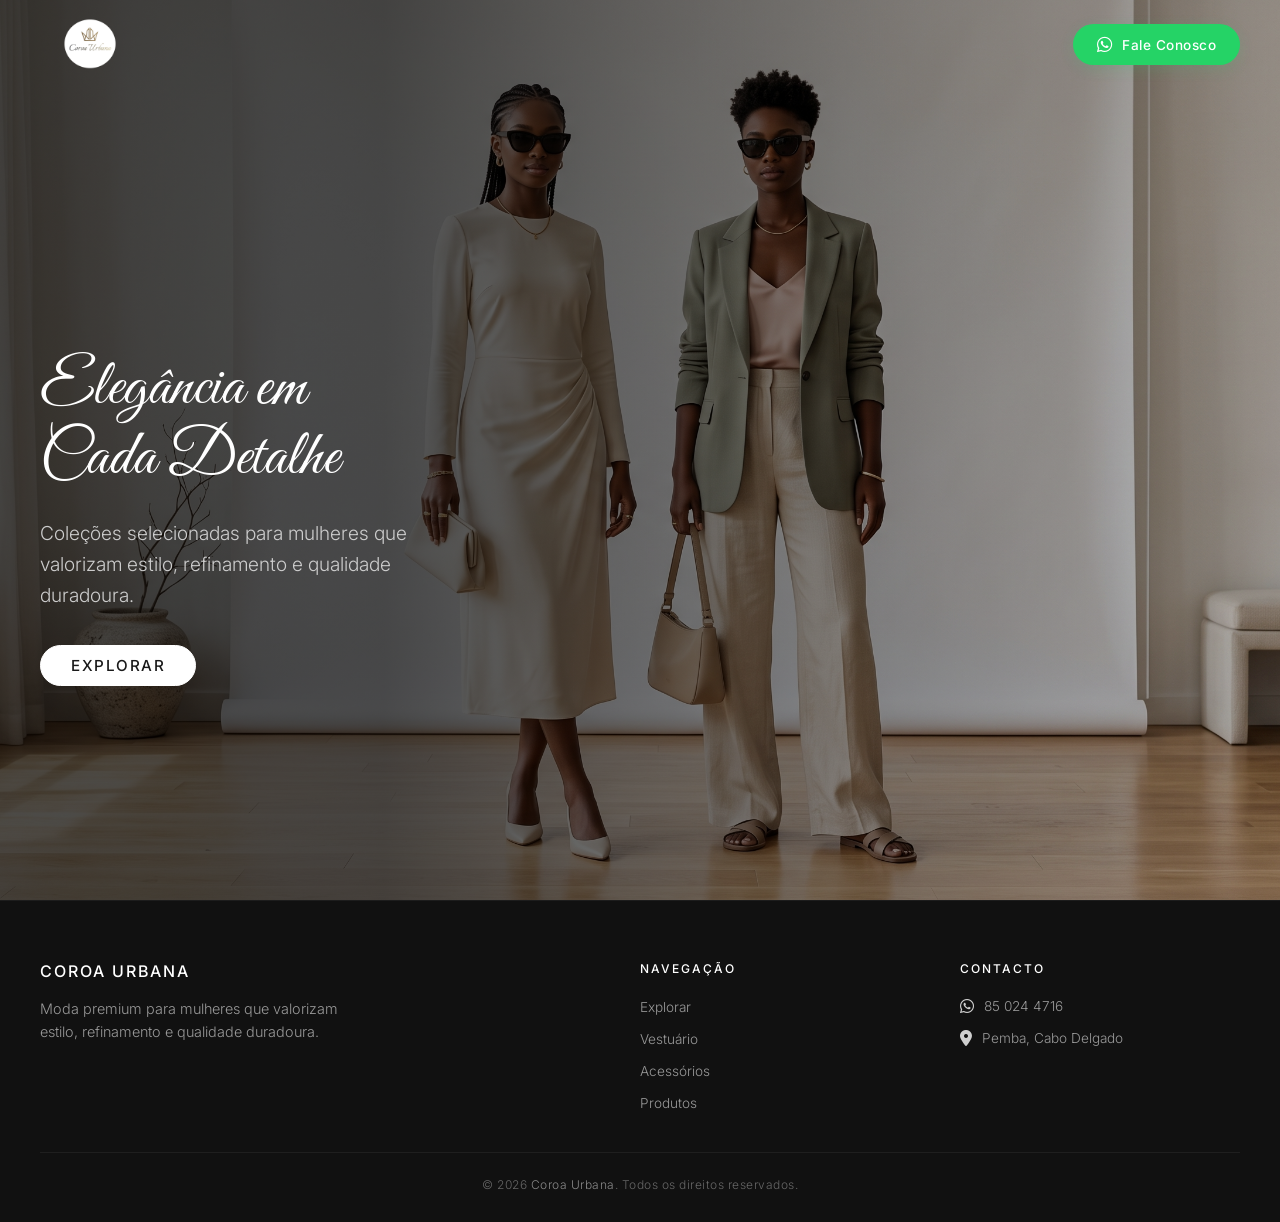
<file: index.html>
<!DOCTYPE html>
<html lang="pt-BR">
<head>
    <meta charset="UTF-8">
    <meta name="viewport" content="width=device-width, initial-scale=1.0">
    <title>Coroa Urbana</title>

    <link rel="preconnect" href="https://fonts.googleapis.com">
    <link rel="preconnect" href="https://fonts.gstatic.com" crossorigin>
    <link href="https://fonts.googleapis.com/css2?family=Inter:wght@300;400;500&family=Playfair+Display:ital,wght@0,400;0,500;1,400&display=swap" rel="stylesheet">

    <link rel="stylesheet" href="https://cdnjs.cloudflare.com/ajax/libs/font-awesome/6.4.0/css/all.min.css">


    <link href="https://fonts.googleapis.com/css2?family=Great+Vibes&family=Style+Script&display=swap" rel="stylesheet">
    <link rel="stylesheet" href="assets/css/hero.css">
    
</head>
<body>

    <header class="header" id="header">
        <div class="container">
            <a href="#" class="logo-placeholder" aria-label="Home Coroa Urbana">
                <img src="/assets/imgs/logo/coroa-urbana.png" alt="Coroa Urbana">
            </a>

            <div style="display: flex; align-items: center; gap: 15px;">
                <a href="https://wa.me/258850244716" class="btn-whatsapp" target="_blank" rel="noopener noreferrer">
                    <i class="fab fa-whatsapp"></i>
                    <span>Fale Conosco</span>
                </a>

                <button class="menu-toggle" id="menu-toggle" aria-label="Abrir menu de navegação">
                    <i class="fa-solid fa-bars"></i>
                </button>
            </div>
        </div>
    </header>

    <section class="hero">
        <div class="container">
            <div class="hero-content">
                <h1 class="hero-title">Elegância em<br>Cada Detalhe</h1>
                <p class="hero-subtitle">Coleções selecionadas para mulheres que valorizam estilo, refinamento e qualidade duradoura.</p>
                <div class="hero-action">
                    <a href="pages/explore.html" class="btn-primary">Explorar</a>
                </div>
            </div>
        </div>
    </section>

    <!-- ==========================================================================
       FOOTER - MINIMAL E PROFISSIONAL
       ========================================================================== -->
        <footer class="footer">
            <div class="container">

                <div class="footer-grid">

                    <div class="footer-brand">
                        <div class="logo-footer">
                            <span>Coroa Urbana</span>
                        </div>
                        <p>Moda premium para mulheres que valorizam estilo, refinamento e qualidade duradoura.</p>
                    </div>

                    <div class="footer-column">
                        <h4>Navegação</h4>
                        <ul>
                            <li><a href="pages/explore.html">Explorar</a></li>
                            <li><a href="pages/vestuario.html">Vestuário</a></li>
                            <li><a href="pages/acessorios.html">Acessórios</a></li>
                            <li><a href="pages/produtos.html">Produtos</a></li>
                        </ul>
                    </div>

                    <div class="footer-column">
                        <h4>Contacto</h4>
                        <ul class="footer-contact-list">
                            <li>
                                <a href="https://wa.me/258850244716" target="_blank">
                                    <i class="fa-brands fa-whatsapp"></i> 85 024 4716
                                </a>
                            </li>
                            <li>
                                <a href="https://maps.google.com/?q=Pemba,CaboDelgado" target="_blank">
                                    <i class="fa-solid fa-location-dot"></i> Pemba, Cabo Delgado
                                </a>
                            </li>
                        </ul>
                    </div>

                </div>

                <div class="footer-bottom">
                    <p>&copy; 2026 <a href="#">Coroa Urbana</a>. Todos os direitos reservados.</p>
                </div>

            </div>
        </footer>

    <script src="assets/js/script.js"></script>

</body>
</html>
</file>
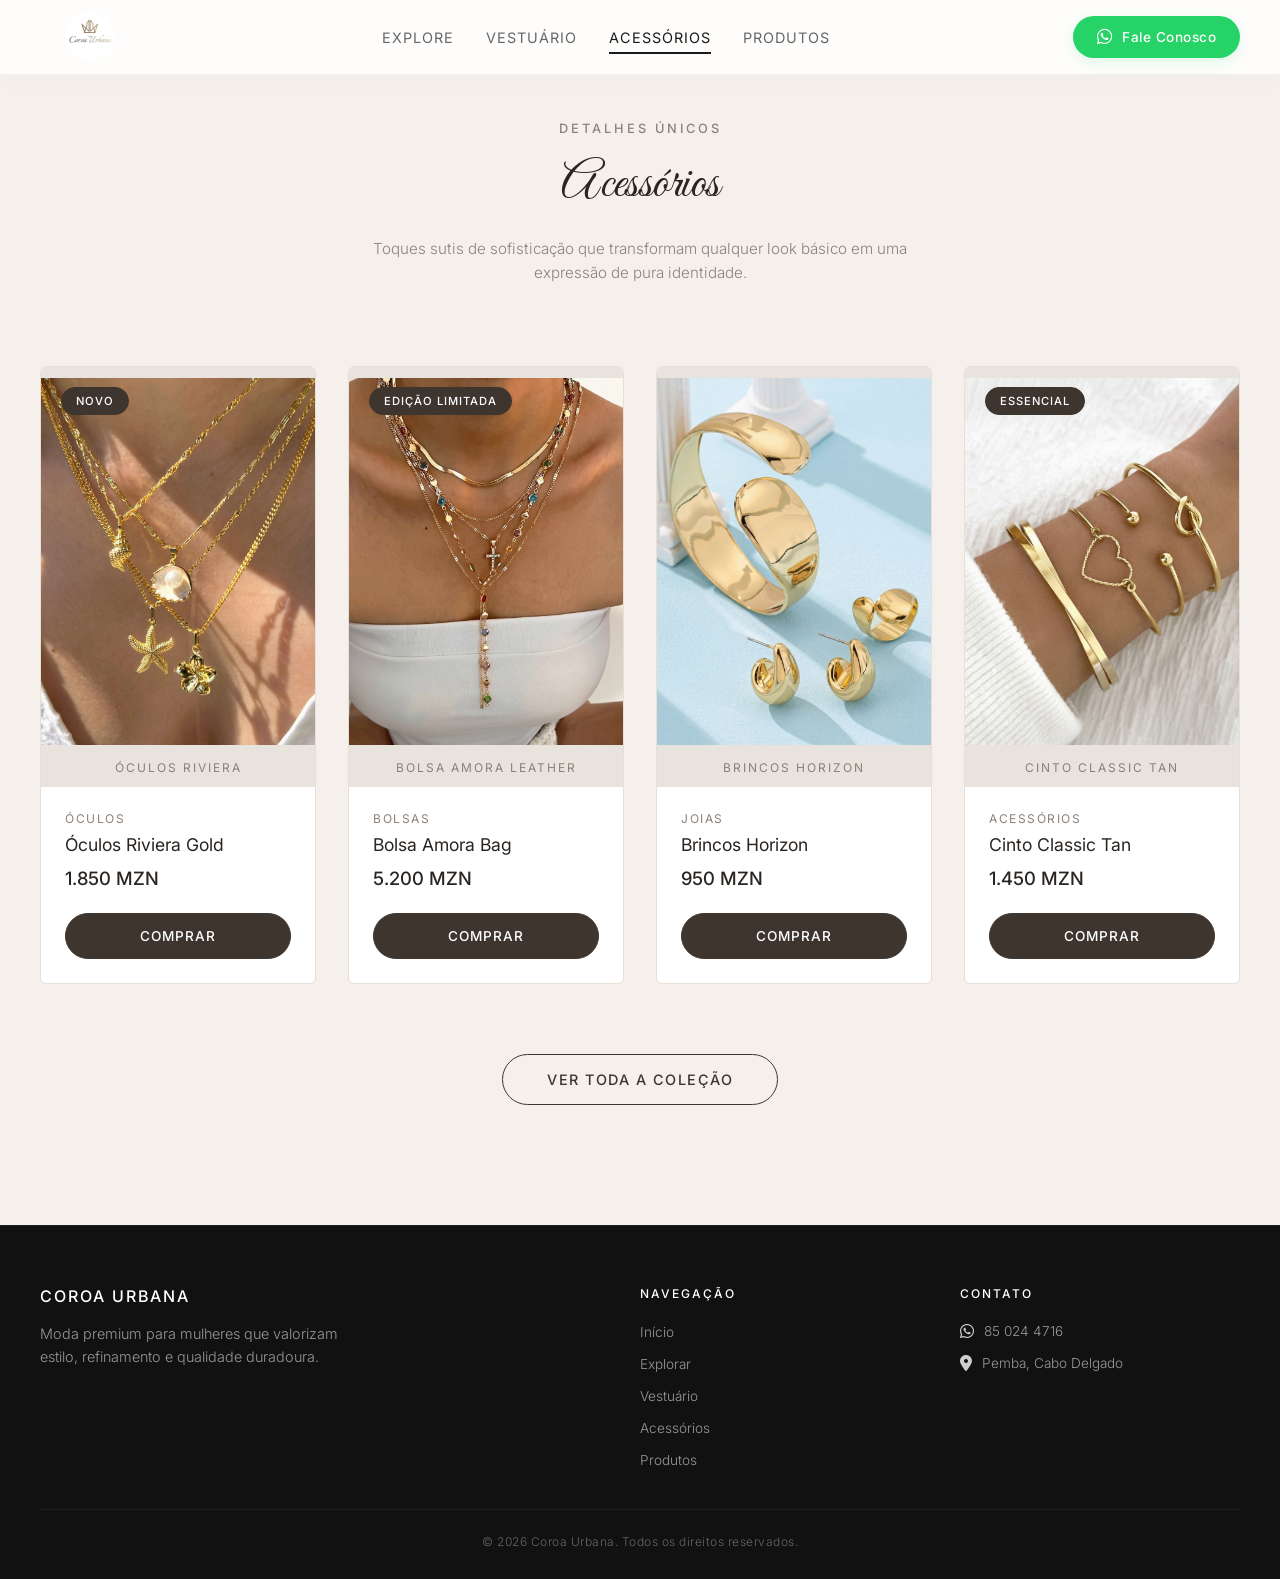
<file: pages/acessorios.html>
<!DOCTYPE html>
<html lang="pt-BR">
<head>
    <meta charset="UTF-8">
    <meta name="viewport" content="width=device-width, initial-scale=1.0">
    <title>Acessórios | Coroa Urbana</title>

    <link rel="preconnect" href="https://fonts.googleapis.com">
    <link rel="preconnect" href="https://fonts.gstatic.com" crossorigin>
    <link href="https://fonts.googleapis.com/css2?family=Inter:wght@300;400;500&family=Playfair+Display:ital,wght@0,400;0,500;1,400&display=swap" rel="stylesheet">

    <link rel="stylesheet" href="https://cdnjs.cloudflare.com/ajax/libs/font-awesome/6.4.0/css/all.min.css">


    <link href="https://fonts.googleapis.com/css2?family=Great+Vibes&family=Style+Script&display=swap" rel="stylesheet">
    <link rel="stylesheet" href="/assets/css/style.css">
    
</head>
<body>

    <header class="header" id="header">
        <div class="container">
            <a href="/index.html" class="logo-placeholder" aria-label="Home Coroa Urbana">
                <img src="/assets/imgs/logo/coroa-urbana.png" alt="Coroa Urbana">
            </a>

            <nav class="nav-menu" id="nav-menu">
                <a href="explore.html" class="nav-item" data-section="explore">Explore</a>
                <a href="vestuario.html" class="nav-item" data-section="vestuario">Vestuário</a>
                <a href="acessorios.html" class="nav-item" data-section="acessorios">Acessórios</a>
                <a href="produtos.html" class="nav-item" data-section="produtos">Produtos</a>
            </nav>

            <div style="display: flex; align-items: center; gap: 15px;">
                <a href="https://wa.me/258850244716" class="btn-whatsapp" target="_blank" rel="noopener noreferrer">
                    <i class="fab fa-whatsapp"></i>
                    <span>Fale Conosco</span>
                </a>

                <button class="menu-toggle" id="menu-toggle" aria-label="Abrir menu de navegação">
                    <i class="fa-solid fa-bars"></i>
                </button>
            </div>
        </div>
    </header>


    <!-- ==========================================================================
       SEÇÃO ACESSÓRIOS
       ========================================================================== -->
    <section id="acessorios" class="section-accessories">
        <div class="container">

            <div class="section-header">
                <span class="section-label">Detalhes Únicos</span>
                <h2 class="section-title">Acessórios</h2>
                <p class="section-subtitle">Toques sutis de sofisticação que transformam qualquer look básico em uma expressão de pura identidade.</p>
            </div>

            <div class="products-grid">

                <div class="product-card" style="--card-index: 1;">
                    <div class="product-image-container">
                        <span class="product-badge">Novo</span>
                        <div class="product-image-placeholder">
                        <img src="/assets/imgs/acessorios/acess-1.jpeg" alt="Óculos Riviera" class="product-image" loading="lazy">
                            <span class="placeholder-text">Óculos Riviera</span>
                        </div>
                        <div class="product-image-overlay"></div>
                    </div>
                    <div class="product-info">
                        <span class="product-category">Óculos</span>
                        <h3 class="product-name">Óculos Riviera Gold</h3>
                        <span class="product-price">1.850 MZN</span>
                        <button class="btn-buy" aria-label="Comprar Óculos Riviera">Comprar</button>
                    </div>
                </div>

                <div class="product-card" style="--card-index: 2;">
                    <div class="product-image-container">
                        <span class="product-badge">Edição Limitada</span>
                        <div class="product-image-placeholder">
                        <img src="/assets/imgs/acessorios/acess-2.jpeg" alt="Bolsa Amora Leather" class="product-image" loading="lazy">
                            <span class="placeholder-text">Bolsa Amora Leather</span>
                        </div>
                        <div class="product-image-overlay"></div>
                    </div>
                    <div class="product-info">
                        <span class="product-category">Bolsas</span>
                        <h3 class="product-name">Bolsa Amora Bag</h3>
                        <span class="product-price">5.200 MZN</span>
                        <button class="btn-buy" aria-label="Comprar Bolsa Amora">Comprar</button>
                    </div>
                </div>

                <div class="product-card" style="--card-index: 3;">
                    <div class="product-image-container">
                        <div class="product-image-placeholder">
                        <img src="/assets/imgs/acessorios/acess-3.jpeg" alt="Brincos Horizon" class="product-image" loading="lazy">
                            <span class="placeholder-text">Brincos Horizon</span>
                        </div>
                        <div class="product-image-overlay"></div>
                    </div>
                    <div class="product-info">
                        <span class="product-category">Joias</span>
                        <h3 class="product-name">Brincos Horizon</h3>
                        <span class="product-price">950 MZN</span>
                        <button class="btn-buy" aria-label="Comprar Brincos Horizon">Comprar</button>
                    </div>
                </div>

                <div class="product-card" style="--card-index: 4;">
                    <div class="product-image-container">
                        <span class="product-badge">Essencial</span>
                        <div class="product-image-placeholder">
                            <img src="/assets/imgs/acessorios/acess-4.jpeg" alt="Cinto Classic Tan" class="product-image" loading="lazy">
                            <span class="placeholder-text">Cinto Classic Tan</span>
                        </div>
                        <div class="product-image-overlay"></div>
                    </div>
                    <div class="product-info">
                        <span class="product-category">Acessórios</span>
                        <h3 class="product-name">Cinto Classic Tan</h3>
                        <span class="product-price">1.450 MZN</span>
                        <button class="btn-buy" aria-label="Comprar Cinto Classic Tan">Comprar</button>
                    </div>
                </div>

                <div class="product-card extra-product" style="--card-index: 1;">
                    <div class="product-image-container">
                        <div class="product-image-placeholder">
                            <img src="/assets/imgs/acessorios/acess-5.jpeg" alt="Chapéu Saint-Tropez" class="product-image" loading="lazy">
                            <span class="placeholder-text">Chapéu Saint-Tropez</span>
                        </div>
                        <div class="product-image-overlay"></div>
                    </div>
                    <div class="product-info">
                        <span class="product-category">Acessórios</span>
                        <h3 class="product-name">Chapéu Saint-Tropez</h3>
                        <span class="product-price">2.100 MZN</span>
                        <button class="btn-buy">Comprar</button>
                    </div>
                </div>

                <div class="product-card extra-product" style="--card-index: 2;">
                    <div class="product-image-container">
                        <span class="product-badge">Novo</span>
                        <div class="product-image-placeholder">
                            <img src="/assets/imgs/acessorios/acess-6.jpeg" alt="Colar Pérola Pura" class="product-image" loading="lazy">
                            <span class="placeholder-text">Colar Pérola Pura</span>
                        </div>
                        <div class="product-image-overlay"></div>
                    </div>
                    <div class="product-info">
                        <span class="product-category">Joias</span>
                        <h3 class="product-name">Colar Pérola Pura</h3>
                        <span class="product-price">3.200 MZN</span>
                        <button class="btn-buy">Comprar</button>
                    </div>
                </div>


                <div class="product-card extra-product" style="--card-index: 3;">
                    <div class="product-image-container">
                        <span class="product-badge">Novo</span>
                        <div class="product-image-placeholder">
                            <img src="/assets/imgs/acessorios/acess-7.jpeg" alt="Colar Pérola Pura" class="product-image" loading="lazy">
                            <span class="placeholder-text">Colar Pérola Pura</span>
                        </div>
                        <div class="product-image-overlay"></div>
                    </div>
                    <div class="product-info">
                        <span class="product-category">Joias</span>
                        <h3 class="product-name">Colar Pérola Pura</h3>
                        <span class="product-price">3.200 MZN</span>
                        <button class="btn-buy">Comprar</button>
                    </div>
                </div>


                <div class="product-card extra-product" style="--card-index: 4;">
                    <div class="product-image-container">
                        <span class="product-badge">Novo</span>
                        <div class="product-image-placeholder">
                            <img src="/assets/imgs/acessorios/acess-8.jpeg" alt="Colar Pérola Pura" class="product-image" loading="lazy">
                            <span class="placeholder-text">Colar Pérola Pura</span>
                        </div>
                        <div class="product-image-overlay"></div>
                    </div>
                    <div class="product-info">
                        <span class="product-category">Joias</span>
                        <h3 class="product-name">Colar Pérola Pura</h3>
                        <span class="product-price">3.200 MZN</span>
                        <button class="btn-buy">Comprar</button>
                    </div>
                </div>


                <div class="product-card extra-product" style="--card-index: 5;">
                    <div class="product-image-container">
                        <span class="product-badge">Novo</span>
                        <div class="product-image-placeholder">
                            <img src="/assets/imgs/acessorios/acess-9.jpeg" alt="Colar Pérola Pura" class="product-image" loading="lazy">
                            <span class="placeholder-text">Colar Pérola Pura</span>
                        </div>
                        <div class="product-image-overlay"></div>
                    </div>
                    <div class="product-info">
                        <span class="product-category">Joias</span>
                        <h3 class="product-name">Colar Pérola Pura</h3>
                        <span class="product-price">3.200 MZN</span>
                        <button class="btn-buy">Comprar</button>
                    </div>
                </div>


                <div class="product-card extra-product" style="--card-index: 6;">
                    <div class="product-image-container">
                        <span class="product-badge">Novo</span>
                        <div class="product-image-placeholder">
                            <img src="/assets/imgs/acessorios/acess-10.jpeg" alt="Colar Pérola Pura" class="product-image" loading="lazy">
                            <span class="placeholder-text">Colar Pérola Pura</span>
                        </div>
                        <div class="product-image-overlay"></div>
                    </div>
                    <div class="product-info">
                        <span class="product-category">Joias</span>
                        <h3 class="product-name">Colar Pérola Pura</h3>
                        <span class="product-price">3.200 MZN</span>
                        <button class="btn-buy">Comprar</button>
                    </div>
                </div>

            </div>

            <div class="section-footer">
                <button class="btn-secondary-collection toggle-btn" data-target="acessorios">Ver Toda a Coleção</button>
            </div>

        </div>
    </section>

    <!-- ==========================================================================
       FOOTER - MINIMAL E PROFISSIONAL
       ========================================================================== -->
        <footer class="footer">
            <div class="container">

                <div class="footer-grid">

                    <div class="footer-brand">
                        <div class="logo-footer">
                            <span>Coroa Urbana</span>
                        </div>
                        <p>Moda premium para mulheres que valorizam estilo, refinamento e qualidade duradoura.</p>
                    </div>

                    <div class="footer-column">
                        <h4>Navegação</h4>
                        <ul>
                            <li><a href="/index.html">Início</a></li>
                            <li><a href="explore.html">Explorar</a></li>
                            <li><a href="vestuario.html">Vestuário</a></li>
                            <li><a href="#">Acessórios</a></li>
                            <li><a href="produtos.html">Produtos</a></li>
                        </ul>
                    </div>

                    <div class="footer-column">
                        <h4>Contato</h4>
                        <ul class="footer-contact-list">
                            <li>
                                <a href="https://wa.me/258850244716" target="_blank">
                                    <i class="fa-brands fa-whatsapp"></i> 85 024 4716
                                </a>
                            </li>
                            <li>
                                <a href="https://maps.google.com/?q=Pemba,CaboDelgado" target="_blank">
                                    <i class="fa-solid fa-location-dot"></i> Pemba, Cabo Delgado
                                </a>
                            </li>
                        </ul>
                    </div>

                </div>

                <div class="footer-bottom">
                    <p>&copy; 2026 Coroa Urbana. Todos os direitos reservados.</p>
                </div>

            </div>
        </footer>

    <script src="/assets/js/script.js"></script>

</body>
</html>
</file>
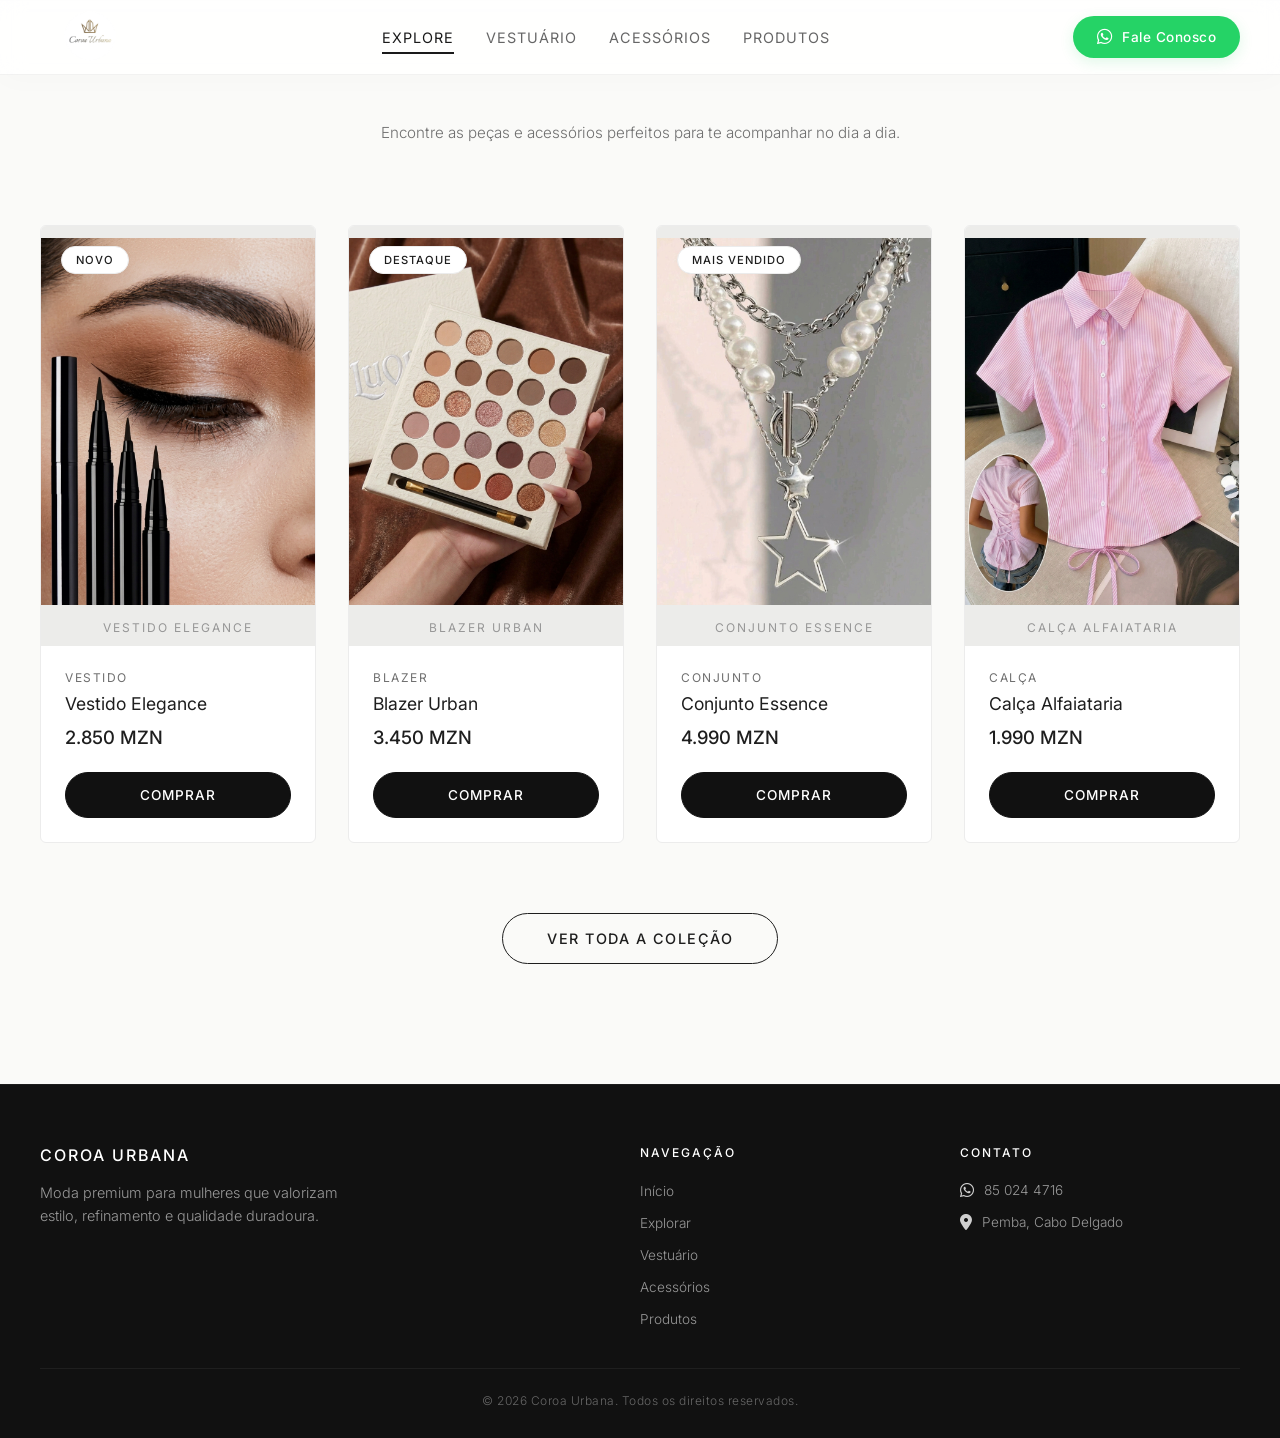
<file: pages/explore.html>
<!DOCTYPE html>
<html lang="pt-BR">
<head>
    <meta charset="UTF-8">
    <meta name="viewport" content="width=device-width, initial-scale=1.0">
    <title>Explore | Coroa Urbana</title>

    <link rel="preconnect" href="https://fonts.googleapis.com">
    <link rel="preconnect" href="https://fonts.gstatic.com" crossorigin>
    <link href="https://fonts.googleapis.com/css2?family=Inter:wght@300;400;500&family=Playfair+Display:ital,wght@0,400;0,500;1,400&display=swap" rel="stylesheet">

    <link rel="stylesheet" href="https://cdnjs.cloudflare.com/ajax/libs/font-awesome/6.4.0/css/all.min.css">


    <link href="https://fonts.googleapis.com/css2?family=Great+Vibes&family=Style+Script&display=swap" rel="stylesheet">
    <link rel="stylesheet" href="/assets/css/style.css">
    
</head>
<body>

    <header class="header" id="header">
        <div class="container">
            <a href="/index.html" class="logo-placeholder" aria-label="Home Coroa Urbana">
                <img src="/assets/imgs/logo/coroa-urbana.png" alt="Coroa Urbana">
            </a>

            <nav class="nav-menu" id="nav-menu">
                <a href="explore.html" class="nav-item active" data-section="explore">Explore</a>
                <a href="vestuario.html" class="nav-item" data-section="vestuario">Vestuário</a>
                <a href="acessorios.html" class="nav-item" data-section="acessorios">Acessórios</a>
                <a href="produtos.html" class="nav-item" data-section="produtos">Produtos</a>
            </nav>

            <div style="display: flex; align-items: center; gap: 15px;">
                <a href="https://wa.me/258850244716" class="btn-whatsapp" target="_blank" rel="noopener noreferrer">
                    <i class="fab fa-whatsapp"></i>
                    <span>Fale Conosco</span>
                </a>

                <button class="menu-toggle" id="menu-toggle" aria-label="Abrir menu de navegação">
                    <i class="fa-solid fa-bars"></i>
                </button>
            </div>
        </div>
    </header>


    <!-- ==========================================================================
       SEÇÃO VESTUÁRIO
       ========================================================================== -->
    <section id="vestuario" class="section-clothing">
        <div class="container">

            <div class="section-header">
                <p class="section-subtitle">Encontre as peças e acessórios perfeitos para te acompanhar no dia a dia.</p>
            </div>

            <div class="products-grid">

                <div class="product-card" style="--card-index: 1;">
                    <div class="product-image-container">
                        <span class="product-badge">Novo</span>
                        <div class="product-image-placeholder">
                            <img src="/assets/imgs/produtos/prod-9.jpeg" alt="Calça Alfaiataria Coroa Urbana" class="product-image" loading="lazy">
                            <span class="placeholder-text">Vestido Elegance</span>
                        </div>
                        <div class="product-image-overlay"></div>
                    </div>
                    <div class="product-info">
                        <span class="product-category">Vestido</span>
                        <h3 class="product-name">Vestido Elegance</h3>
                        <span class="product-price">2.850 MZN</span>
                        <button class="btn-buy" aria-label="Comprar Vestido Elegance">Comprar</button>
                    </div>
                </div>

                <div class="product-card" style="--card-index: 2;">
                    <div class="product-image-container">
                        <span class="product-badge">Destaque</span>
                        <div class="product-image-placeholder">
                            <img src="/assets/imgs/produtos/prod-12.jpeg" alt="Calça Alfaiataria Coroa Urbana" class="product-image" loading="lazy">
                            <span class="placeholder-text">Blazer Urban</span>
                        </div>
                        <div class="product-image-overlay"></div>
                    </div>
                    <div class="product-info">
                        <span class="product-category">Blazer</span>
                        <h3 class="product-name">Blazer Urban</h3>
                        <span class="product-price">3.450 MZN</span>
                        <button class="btn-buy" aria-label="Comprar Blazer Urban">Comprar</button>
                    </div>
                </div>

                <div class="product-card" style="--card-index: 3;">
                    <div class="product-image-container">
                        <span class="product-badge">Mais Vendido</span>
                        <div class="product-image-placeholder">
                            <img src="/assets/imgs/acessorios/acess-7.jpeg" alt="Calça Alfaiataria Coroa Urbana" class="product-image" loading="lazy">
                            <span class="placeholder-text">Conjunto Essence</span>
                        </div>
                        <div class="product-image-overlay"></div>
                    </div>
                    <div class="product-info">
                        <span class="product-category">Conjunto</span>
                        <h3 class="product-name">Conjunto Essence</h3>
                        <span class="product-price">4.990 MZN</span>
                        <button class="btn-buy" aria-label="Comprar Conjunto Essence">Comprar</button>
                    </div>
                </div>

                <div class="product-card" style="--card-index: 4;">
                    <div class="product-image-container">
                        <div class="product-image-placeholder">
                            <img src="/assets/imgs/vestuario/vest-17.jpeg"
                                alt="Calça Alfaiataria Coroa Urbana"
                                class="product-image"
                                loading="lazy">
                            <span class="placeholder-text">Calça Alfaiataria</span>
                        </div>
                        <div class="product-image-overlay"></div>
                    </div>

                    <div class="product-info">
                        <span class="product-category">Calça</span>
                        <h3 class="product-name">Calça Alfaiataria</h3>
                        <span class="product-price">1.990 MZN</span>
                        <button class="btn-buy" aria-label="Comprar Calça Alfaiataria">
                            Comprar
                        </button>
                    </div>
                </div>

                <div class="product-card extra-product" style="--card-index: 5;">
                    <div class="product-image-container">
                        <div class="product-image-placeholder">
                            <img src="/assets/imgs/vestuario/vest-5.jpeg" alt="Calça Alfaiataria Coroa Urbana" class="product-image" loading="lazy">
                            <span class="placeholder-text">Saia Midi Satin</span>
                        </div>
                        <div class="product-image-overlay"></div>
                    </div>
                    <div class="product-info">
                        <span class="product-category">Saia</span>
                        <h3 class="product-name">Saia Midi Satin</h3>
                        <span class="product-price">2.250 MZN</span>
                        <button class="btn-buy">Comprar</button>
                    </div>
                </div>

                <div class="product-card extra-product" style="--card-index: 5;">
                    <div class="product-image-container">
                        <div class="product-image-placeholder">
                            <img src="/assets/imgs/produtos/prod-18.jpeg" alt="Calça Alfaiataria Coroa Urbana" class="product-image" loading="lazy">
                            <span class="placeholder-text">Saia Midi Satin</span>
                        </div>
                        <div class="product-image-overlay"></div>
                    </div>
                    <div class="product-info">
                        <span class="product-category">Saia</span>
                        <h3 class="product-name">Saia Midi Satin</h3>
                        <span class="product-price">2.250 MZN</span>
                        <button class="btn-buy">Comprar</button>
                    </div>
                </div>

                <div class="product-card extra-product" style="--card-index: 6;">
                    <div class="product-image-container">
                        <span class="product-badge">Novo</span>
                        <div class="product-image-placeholder">
                            <img src="/assets/imgs/acessorios/acess-1.jpeg" alt="Camisa de Seda Coroa Urbana" class="product-image" loading="lazy">
                            <span class="placeholder-text">Camisa de Seda</span>
                        </div>
                        <div class="product-image-overlay"></div>
                    </div>
                    <div class="product-info">
                        <span class="product-category">Camisa</span>
                        <h3 class="product-name">Camisa de Seda Luxe</h3>
                        <span class="product-price">2.600 MZN</span>
                        <button class="btn-buy">Comprar</button>
                    </div>
                </div>

                <div class="product-card extra-product" style="--card-index: 7;">
                    <div class="product-image-container">
                        <span class="product-badge">Premium</span>
                        <div class="product-image-placeholder">
                            <img src="/assets/imgs/vestuario/vest-7.jpeg" alt="Sobretudo Minimal" class="product-image" loading="lazy">
                            <span class="placeholder-text">Sobretudo Minimal</span>
                        </div>
                        <div class="product-image-overlay"></div>
                    </div>
                    <div class="product-info">
                        <span class="product-category">Casaco</span>
                        <h3 class="product-name">Sobretudo Minimal</h3>
                        <span class="product-price">5.400 MZN</span>
                        <button class="btn-buy">Comprar</button>
                    </div>
                </div>

                <div class="product-card extra-product" style="--card-index: 8;">
                    <div class="product-image-container">
                        <div class="product-image-placeholder">
                            <img src="/assets/imgs/vestuario/vest-8.jpeg" alt="Macacão Linen" class="product-image" loading="lazy">
                            <span class="placeholder-text">Macacão Linen</span>
                        </div>
                        <div class="product-image-overlay"></div>
                    </div>
                    <div class="product-info">
                        <span class="product-category">Macacão</span>
                        <h3 class="product-name">Macacão Linen</h3>
                        <span class="product-price">3.800 MZN</span>
                        <button class="btn-buy">Comprar</button>
                    </div>
                </div>


                 <div class="product-card extra-product" style="--card-index: 9;">
                    <div class="product-image-container">
                        <div class="product-image-placeholder">
                            <img src="/assets/imgs/produtos/prod-17.jpeg" alt="Calça Alfaiataria Coroa Urbana" class="product-image" loading="lazy">
                            <span class="placeholder-text">Saia Midi Satin</span>
                        </div>
                        <div class="product-image-overlay"></div>
                    </div>
                    <div class="product-info">
                        <span class="product-category">Saia</span>
                        <h3 class="product-name">Saia Midi Satin</h3>
                        <span class="product-price">2.250 MZN</span>
                        <button class="btn-buy">Comprar</button>
                    </div>
                </div>




                <div class="product-card extra-product" style="--card-index: 12;">
                    <div class="product-image-container">
                        <div class="product-image-placeholder">
                            <img src="/assets/imgs/vestuario/vest-12.jpeg" alt="Camisa de Seda Coroa Urbana" class="product-image" loading="lazy">
                            <span class="placeholder-text">Macacão Linen</span>
                        </div>
                        <div class="product-image-overlay"></div>
                    </div>
                    <div class="product-info">
                        <span class="product-category">Macacão</span>
                        <h3 class="product-name">Macacão Linen</h3>
                        <span class="product-price">3.800 MZN</span>
                        <button class="btn-buy">Comprar</button>
                    </div>
                </div>

                <div class="product-card extra-product" style="--card-index: 13;">
                    <div class="product-image-container">
                        <div class="product-image-placeholder">
                            <img src="/assets/imgs/vestuario/vest-13.jpeg" alt="Camisa de Seda Coroa Urbana" class="product-image" loading="lazy">
                            <span class="placeholder-text">Macacão Linen</span>
                        </div>
                        <div class="product-image-overlay"></div>
                    </div>
                    <div class="product-info">
                        <span class="product-category">Macacão</span>
                        <h3 class="product-name">Macacão Linen</h3>
                        <span class="product-price">3.800 MZN</span>
                        <button class="btn-buy">Comprar</button>
                    </div>
                </div>

                <div class="product-card extra-product" style="--card-index: 14;">
                    <div class="product-image-container">
                        <div class="product-image-placeholder">
                            <img src="/assets/imgs/acessorios/acess-9.jpeg" alt="Camisa de Seda Coroa Urbana" class="product-image" loading="lazy">
                            <span class="placeholder-text">Macacão Linen</span>
                        </div>
                        <div class="product-image-overlay"></div>
                    </div>
                    <div class="product-info">
                        <span class="product-category">Macacão</span>
                        <h3 class="product-name">Macacão Linen</h3>
                        <span class="product-price">3.800 MZN</span>
                        <button class="btn-buy">Comprar</button>
                    </div>
                </div>

                 <div class="product-card extra-product" style="--card-index: 15;">
                    <div class="product-image-container">
                        <div class="product-image-placeholder">
                            <img src="/assets/imgs/vestuario/vest-10.jpeg" alt="Camisa de Seda Coroa Urbana" class="product-image" loading="lazy">
                            <span class="placeholder-text">Macacão Linen</span>
                        </div>
                        <div class="product-image-overlay"></div>
                    </div>
                    <div class="product-info">
                        <span class="product-category">Macacão</span>
                        <h3 class="product-name">Macacão Linen</h3>
                        <span class="product-price">3.800 MZN</span>
                        <button class="btn-buy">Comprar</button>
                    </div>
                </div>


                <div class="product-card extra-product" style="--card-index: 16;">
                    <div class="product-image-container">
                        <div class="product-image-placeholder">
                            <img src="/assets/imgs/produtos/prod-12.jpeg" alt="Camisa de Seda Coroa Urbana" class="product-image" loading="lazy">
                            <span class="placeholder-text">Macacão Linen</span>
                        </div>
                        <div class="product-image-overlay"></div>
                    </div>
                    <div class="product-info">
                        <span class="product-category">Macacão</span>
                        <h3 class="product-name">Macacão Linen</h3>
                        <span class="product-price">3.800 MZN</span>
                        <button class="btn-buy">Comprar</button>
                    </div>
                </div>


                <div class="product-card extra-product" style="--card-index: 17;">
                    <div class="product-image-container">
                        <div class="product-image-placeholder">
                            <img src="/assets/imgs/vestuario/vest-4.jpeg" alt="Camisa de Seda Coroa Urbana" class="product-image" loading="lazy">
                            <span class="placeholder-text">Macacão Linen</span>
                        </div>
                        <div class="product-image-overlay"></div>
                    </div>
                    <div class="product-info">
                        <span class="product-category">Macacão</span>
                        <h3 class="product-name">Macacão Linen</h3>
                        <span class="product-price">3.800 MZN</span>
                        <button class="btn-buy">Comprar</button>
                    </div>
                </div>


                <div class="product-card extra-product" style="--card-index: 18;">
                    <div class="product-image-container">
                        <div class="product-image-placeholder">
                            <img src="/assets/imgs/produtos/prod-3.jpeg" alt="Camisa de Seda Coroa Urbana" class="product-image" loading="lazy">
                            <span class="placeholder-text">Macacão Linen</span>
                        </div>
                        <div class="product-image-overlay"></div>
                    </div>
                    <div class="product-info">
                        <span class="product-category">Macacão</span>
                        <h3 class="product-name">Macacão Linen</h3>
                        <span class="product-price">3.800 MZN</span>
                        <button class="btn-buy">Comprar</button>
                    </div>
                </div>


                <div class="product-card extra-product" style="--card-index: 19;">
                    <div class="product-image-container">
                        <div class="product-image-placeholder">
                            <img src="/assets/imgs/acessorios/acess-4.jpeg" alt="Camisa de Seda Coroa Urbana" class="product-image" loading="lazy">
                            <span class="placeholder-text">Macacão Linen</span>
                        </div>
                        <div class="product-image-overlay"></div>
                    </div>
                    <div class="product-info">
                        <span class="product-category">Macacão</span>
                        <h3 class="product-name">Macacão Linen</h3>
                        <span class="product-price">3.800 MZN</span>
                        <button class="btn-buy">Comprar</button>
                    </div>
                </div>


                <div class="product-card extra-product" style="--card-index: 20;">
                    <div class="product-image-container">
                        <div class="product-image-placeholder">
                            <img src="/assets/imgs/vestuario/vest-6.jpeg" alt="Camisa de Seda Coroa Urbana" class="product-image" loading="lazy">
                            <span class="placeholder-text">Macacão Linen</span>
                        </div>
                        <div class="product-image-overlay"></div>
                    </div>
                    <div class="product-info">
                        <span class="product-category">Macacão</span>
                        <h3 class="product-name">Macacão Linen</h3>
                        <span class="product-price">3.800 MZN</span>
                        <button class="btn-buy">Comprar</button>
                    </div>
                </div>

                <div class="product-card extra-product" style="--card-index: 21;">
                    <div class="product-image-container">
                        <div class="product-image-placeholder">
                            <img src="/assets/imgs/produtos/prod-7.jpeg" alt="Camisa de Seda Coroa Urbana" class="product-image" loading="lazy">
                            <span class="placeholder-text">Macacão Linen</span>
                        </div>
                        <div class="product-image-overlay"></div>
                    </div>
                    <div class="product-info">
                        <span class="product-category">Macacão</span>
                        <h3 class="product-name">Macacão Linen</h3>
                        <span class="product-price">3.800 MZN</span>
                        <button class="btn-buy">Comprar</button>
                    </div>
                </div>


            </div>

            <div class="section-footer">
                <button class="btn-secondary-collection toggle-btn" data-target="vestuario">Ver Toda a Coleção</button>
            </div>

        </div>
    </section>


    <!-- ==========================================================================
       FOOTER - MINIMAL E PROFISSIONAL
       ========================================================================== -->
        <footer class="footer">
            <div class="container">

                <div class="footer-grid">

                    <div class="footer-brand">
                        <div class="logo-footer">
                            <span>Coroa Urbana</span>
                        </div>
                        <p>Moda premium para mulheres que valorizam estilo, refinamento e qualidade duradoura.</p>
                    </div>

                    <div class="footer-column">
                        <h4>Navegação</h4>
                        <ul>
                            <li><a href="/index.html">Início</a></li>
                            <li><a href="#">Explorar</a></li>
                            <li><a href="vestuario.html">Vestuário</a></li>
                            <li><a href="acessorios.html">Acessórios</a></li>
                            <li><a href="produtos.html">Produtos</a></li>
                        </ul>
                    </div>

                    <div class="footer-column">
                        <h4>Contato</h4>
                        <ul class="footer-contact-list">
                            <li>
                                <a href="https://wa.me/258850244716" target="_blank">
                                    <i class="fa-brands fa-whatsapp"></i> 85 024 4716
                                </a>
                            </li>
                            <li>
                                <a href="https://maps.google.com/?q=Pemba,CaboDelgado" target="_blank">
                                    <i class="fa-solid fa-location-dot"></i> Pemba, Cabo Delgado
                                </a>
                            </li>
                        </ul>
                    </div>

                </div>

                <div class="footer-bottom">
                    <p>&copy; 2026 Coroa Urbana. Todos os direitos reservados.</p>
                </div>

            </div>
        </footer>

    <script src="/assets/js/script.js"></script>

</body>
</html>
</file>
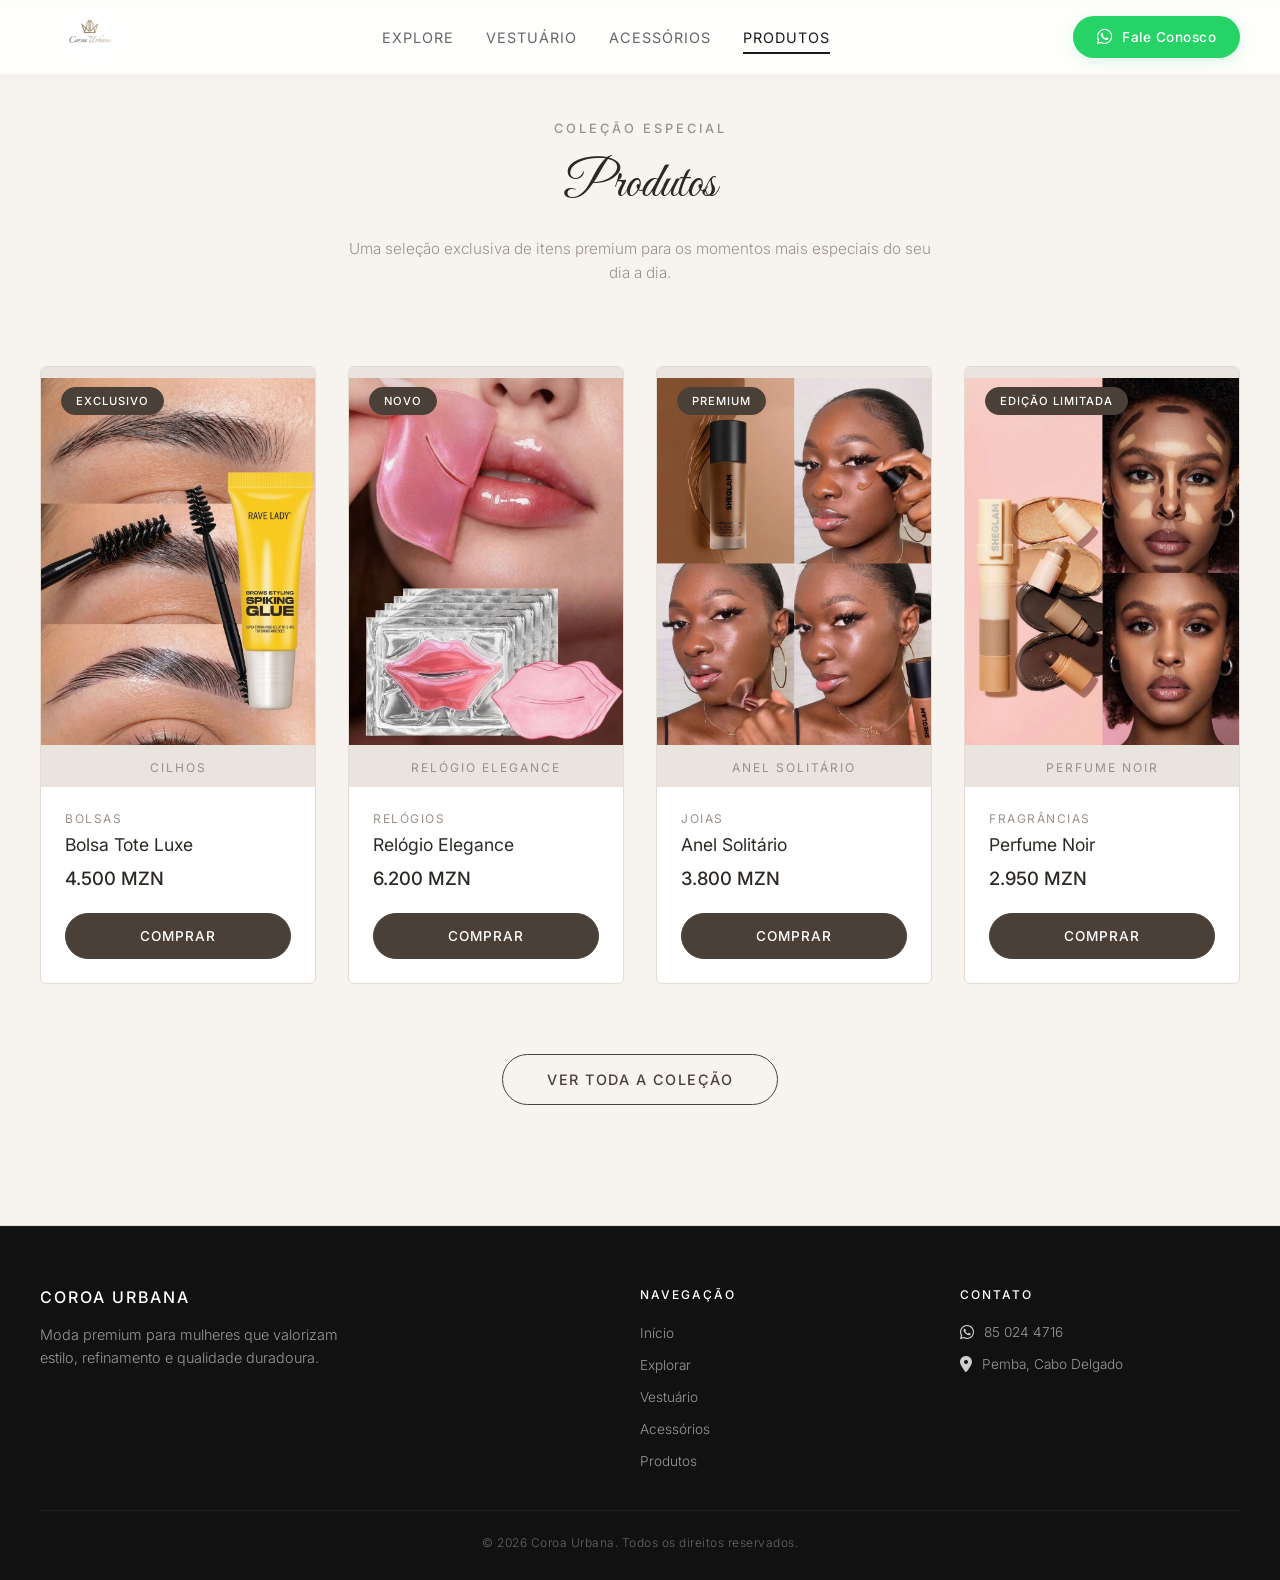
<file: pages/produtos.html>
<!DOCTYPE html>
<html lang="pt-BR">
<head>
    <meta charset="UTF-8">
    <meta name="viewport" content="width=device-width, initial-scale=1.0">
    <title>Produtos | Coroa Urbana</title>

    <link rel="preconnect" href="https://fonts.googleapis.com">
    <link rel="preconnect" href="https://fonts.gstatic.com" crossorigin>
    <link href="https://fonts.googleapis.com/css2?family=Inter:wght@300;400;500&family=Playfair+Display:ital,wght@0,400;0,500;1,400&display=swap" rel="stylesheet">

    <link rel="stylesheet" href="https://cdnjs.cloudflare.com/ajax/libs/font-awesome/6.4.0/css/all.min.css">


    <link href="https://fonts.googleapis.com/css2?family=Great+Vibes&family=Style+Script&display=swap" rel="stylesheet">
    <link rel="stylesheet" href="/assets/css/style.css">
    
</head>
<body>

    <header class="header" id="header">
        <div class="container">
            <a href="/index.html" class="logo-placeholder" aria-label="Home Coroa Urbana">
                <img src="/assets/imgs/logo/coroa-urbana.png" alt="Coroa Urbana">
            </a>

            <nav class="nav-menu" id="nav-menu">
                <a href="explore.html" class="nav-item" data-section="explore">Explore</a>
                <a href="vestuario.html" class="nav-item" data-section="vestuario">Vestuário</a>
                <a href="acessorios.html" class="nav-item" data-section="acessorios">Acessórios</a>
                <a href="produtos.html" class="nav-item" data-section="produtos">Produtos</a>
            </nav>

            <div style="display: flex; align-items: center; gap: 15px;">
                <a href="https://wa.me/258850244716" class="btn-whatsapp" target="_blank" rel="noopener noreferrer">
                    <i class="fab fa-whatsapp"></i>
                    <span>Fale Conosco</span>
                </a>

                <button class="menu-toggle" id="menu-toggle" aria-label="Abrir menu de navegação">
                    <i class="fa-solid fa-bars"></i>
                </button>
            </div>
        </div>
    </header>



    <!-- ==========================================================================
       SEÇÃO PRODUTOS
       ========================================================================== -->
    <section id="produtos" class="section-products">
        <div class="container">

            <div class="section-header">
                <span class="section-label">Coleção Especial</span>
                <h2 class="section-title">Produtos</h2>
                <p class="section-subtitle">Uma seleção exclusiva de itens premium para os momentos mais especiais do seu dia a dia.</p>
            </div>

            <div class="products-grid">

                <div class="product-card" style="--card-index: 1;">
                    <div class="product-image-container">
                        <span class="product-badge">Exclusivo</span>
                        <div class="product-image-placeholder">
                            <img src="/assets/imgs/produtos/prod-1.jpeg" alt="Cilhos" class="product-image" loading="lazy">
                            <span class="placeholder-text">Cilhos</span>
                        </div>
                        <div class="product-image-overlay"></div>
                    </div>
                    <div class="product-info">
                        <span class="product-category">Bolsas</span>
                        <h3 class="product-name">Bolsa Tote Luxe</h3>
                        <span class="product-price">4.500 MZN</span>
                        <button class="btn-buy" aria-label="Comprar Bolsa Tote Luxe">Comprar</button>
                    </div>
                </div>

                <div class="product-card" style="--card-index: 2;">
                    <div class="product-image-container">
                        <span class="product-badge">Novo</span>
                        <div class="product-image-placeholder">
                            <img src="/assets/imgs/produtos/prod-2.jpeg" alt="Relógio Elegance" class="product-image" loading="lazy">
                            <span class="placeholder-text">Relógio Elegance</span>
                        </div>
                        <div class="product-image-overlay"></div>
                    </div>
                    <div class="product-info">
                        <span class="product-category">Relógios</span>
                        <h3 class="product-name">Relógio Elegance</h3>
                        <span class="product-price">6.200 MZN</span>
                        <button class="btn-buy" aria-label="Comprar Relógio Elegance">Comprar</button>
                    </div>
                </div>

                <div class="product-card" style="--card-index: 3;">
                    <div class="product-image-container">
                        <span class="product-badge">Premium</span>
                        <div class="product-image-placeholder">
                            <img src="/assets/imgs/produtos/prod-3.jpeg" alt="Anel Solitário" class="product-image" loading="lazy">
                            <span class="placeholder-text">Anel Solitário</span>
                        </div>
                        <div class="product-image-overlay"></div>
                    </div>
                    <div class="product-info">
                        <span class="product-category">Joias</span>
                        <h3 class="product-name">Anel Solitário</h3>
                        <span class="product-price">3.800 MZN</span>
                        <button class="btn-buy" aria-label="Comprar Anel Solitário">Comprar</button>
                    </div>
                </div>

                <div class="product-card" style="--card-index: 4;">
                    <div class="product-image-container">
                        <span class="product-badge">Edição Limitada</span>
                        <div class="product-image-placeholder">
                            <img src="/assets/imgs/produtos/prod-4.jpeg" alt="Perfume Noir" class="product-image" loading="lazy">
                            <span class="placeholder-text">Perfume Noir</span>
                        </div>
                        <div class="product-image-overlay"></div>
                    </div>
                    <div class="product-info">
                        <span class="product-category">Fragrâncias</span>
                        <h3 class="product-name">Perfume Noir</h3>
                        <span class="product-price">2.950 MZN</span>
                        <button class="btn-buy" aria-label="Comprar Perfume Noir">Comprar</button>
                    </div>
                </div>

                <div class="product-card extra-product" style="--card-index: 5;">
                    <div class="product-image-container">
                        <div class="product-image-placeholder">
                            <img src="/assets/imgs/produtos/prod-5.jpeg" alt="Mala de Viagem" class="product-image" loading="lazy">
                            <span class="placeholder-text">Mala de Viagem</span>
                        </div>
                        <div class="product-image-overlay"></div>
                    </div>
                    <div class="product-info">
                        <span class="product-category">Acessórios</span>
                        <h3 class="product-name">Mala de Viagem Premium</h3>
                        <span class="product-price">7.800 MZN</span>
                        <button class="btn-buy">Comprar</button>
                    </div>
                </div>

                <div class="product-card extra-product" style="--card-index: 6;">
                    <div class="product-image-container">
                        <span class="product-badge">Novo</span>
                        <div class="product-image-placeholder">
                            <img src="/assets/imgs/produtos/prod-6.jpeg" alt="Pulseira Proteção" class="product-image" loading="lazy">
                            <span class="placeholder-text">Pulseira Proteção</span>
                        </div>
                        <div class="product-image-overlay"></div>
                    </div>
                    <div class="product-info">
                        <span class="product-category">Joias</span>
                        <h3 class="product-name">Pulseira Proteção</h3>
                        <span class="product-price">1.550 MZN</span>
                        <button class="btn-buy">Comprar</button>
                    </div>
                </div>

                <div class="product-card extra-product" style="--card-index: 7;">
                    <div class="product-image-container">
                        <span class="product-badge">Premium</span>
                        <div class="product-image-placeholder">
                            <img src="/assets/imgs/produtos/prod-7.jpeg" alt="Necessaire Luxo" class="product-image" loading="lazy">
                            <span class="placeholder-text">Necessaire Luxo</span>
                        </div>
                        <div class="product-image-overlay"></div>
                    </div>
                    <div class="product-info">
                        <span class="product-category">Acessórios</span>
                        <h3 class="product-name">Necessaire Luxo</h3>
                        <span class="product-price">1.980 MZN</span>
                        <button class="btn-buy">Comprar</button>
                    </div>
                </div>

                <div class="product-card extra-product" style="--card-index: 8;">
                    <div class="product-image-container">
                        <div class="product-image-placeholder">
                            <img src="/assets/imgs/produtos/prod-8.jpeg" alt="Kit Veludo" class="product-image" loading="lazy">
                            <span class="placeholder-text">Kit Veludo</span>
                        </div>
                        <div class="product-image-overlay"></div>
                    </div>
                    <div class="product-info">
                        <span class="product-category">Cuidados</span>
                        <h3 class="product-name">Kit Veludo Premium</h3>
                        <span class="product-price">1.250 MZN</span>
                        <button class="btn-buy">Comprar</button>
                    </div>
                </div>


                <div class="product-card extra-product" style="--card-index: 9;">
                    <div class="product-image-container">
                        <div class="product-image-placeholder">
                            <img src="/assets/imgs/produtos/prod-9.jpeg" alt="Kit Veludo" class="product-image" loading="lazy">
                            <span class="placeholder-text">Kit Veludo</span>
                        </div>
                        <div class="product-image-overlay"></div>
                    </div>
                    <div class="product-info">
                        <span class="product-category">Cuidados</span>
                        <h3 class="product-name">Kit Veludo Premium</h3>
                        <span class="product-price">1.250 MZN</span>
                        <button class="btn-buy">Comprar</button>
                    </div>
                </div>


                <div class="product-card extra-product" style="--card-index: 10;">
                    <div class="product-image-container">
                        <div class="product-image-placeholder">
                            <img src="/assets/imgs/produtos/prod-10.jpeg" alt="Kit Veludo" class="product-image" loading="lazy">
                            <span class="placeholder-text">Kit Veludo</span>
                        </div>
                        <div class="product-image-overlay"></div>
                    </div>
                    <div class="product-info">
                        <span class="product-category">Cuidados</span>
                        <h3 class="product-name">Kit Veludo Premium</h3>
                        <span class="product-price">1.250 MZN</span>
                        <button class="btn-buy">Comprar</button>
                    </div>
                </div>

                <div class="product-card extra-product" style="--card-index: 11;">
                    <div class="product-image-container">
                        <div class="product-image-placeholder">
                            <img src="/assets/imgs/produtos/prod-11.jpeg" alt="Kit Veludo" class="product-image" loading="lazy">
                            <span class="placeholder-text">Kit Veludo</span>
                        </div>
                        <div class="product-image-overlay"></div>
                    </div>
                    <div class="product-info">
                        <span class="product-category">Cuidados</span>
                        <h3 class="product-name">Kit Veludo Premium</h3>
                        <span class="product-price">1.250 MZN</span>
                        <button class="btn-buy">Comprar</button>
                    </div>
                </div>


                <div class="product-card extra-product" style="--card-index: 12;">
                    <div class="product-image-container">
                        <div class="product-image-placeholder">
                            <img src="/assets/imgs/produtos/prod-12.jpeg" alt="Kit Veludo" class="product-image" loading="lazy">
                            <span class="placeholder-text">Kit Veludo</span>
                        </div>
                        <div class="product-image-overlay"></div>
                    </div>
                    <div class="product-info">
                        <span class="product-category">Cuidados</span>
                        <h3 class="product-name">Kit Veludo Premium</h3>
                        <span class="product-price">1.250 MZN</span>
                        <button class="btn-buy">Comprar</button>
                    </div>
                </div>


                <div class="product-card extra-product" style="--card-index: 14;">
                    <div class="product-image-container">
                        <div class="product-image-placeholder">
                            <img src="/assets/imgs/produtos/prod-14.jpeg" alt="Kit Veludo" class="product-image" loading="lazy">
                            <span class="placeholder-text">Kit Veludo</span>
                        </div>
                        <div class="product-image-overlay"></div>
                    </div>
                    <div class="product-info">
                        <span class="product-category">Cuidados</span>
                        <h3 class="product-name">Kit Veludo Premium</h3>
                        <span class="product-price">1.250 MZN</span>
                        <button class="btn-buy">Comprar</button>
                    </div>
                </div>


                <div class="product-card extra-product" style="--card-index: 15;">
                    <div class="product-image-container">
                        <div class="product-image-placeholder">
                            <img src="/assets/imgs/produtos/prod-15.jpeg" alt="Kit Veludo" class="product-image" loading="lazy">
                            <span class="placeholder-text">Kit Veludo</span>
                        </div>
                        <div class="product-image-overlay"></div>
                    </div>
                    <div class="product-info">
                        <span class="product-category">Cuidados</span>
                        <h3 class="product-name">Kit Veludo Premium</h3>
                        <span class="product-price">1.250 MZN</span>
                        <button class="btn-buy">Comprar</button>
                    </div>
                </div>


                <div class="product-card extra-product" style="--card-index: 16;">
                    <div class="product-image-container">
                        <div class="product-image-placeholder">
                            <img src="/assets/imgs/produtos/prod-16.jpeg" alt="Kit Veludo" class="product-image" loading="lazy">
                            <span class="placeholder-text">Kit Veludo</span>
                        </div>
                        <div class="product-image-overlay"></div>
                    </div>
                    <div class="product-info">
                        <span class="product-category">Cuidados</span>
                        <h3 class="product-name">Kit Veludo Premium</h3>
                        <span class="product-price">1.250 MZN</span>
                        <button class="btn-buy">Comprar</button>
                    </div>
                </div>


                <div class="product-card extra-product" style="--card-index: 17;">
                    <div class="product-image-container">
                        <div class="product-image-placeholder">
                            <img src="/assets/imgs/produtos/prod-17.jpeg" alt="Kit Veludo" class="product-image" loading="lazy">
                            <span class="placeholder-text">Kit Veludo</span>
                        </div>
                        <div class="product-image-overlay"></div>
                    </div>
                    <div class="product-info">
                        <span class="product-category">Cuidados</span>
                        <h3 class="product-name">Kit Veludo Premium</h3>
                        <span class="product-price">1.250 MZN</span>
                        <button class="btn-buy">Comprar</button>
                    </div>
                </div>


                <div class="product-card extra-product" style="--card-index: 18;">
                    <div class="product-image-container">
                        <div class="product-image-placeholder">
                            <img src="/assets/imgs/produtos/prod-18.jpeg" alt="Kit Veludo" class="product-image" loading="lazy">
                            <span class="placeholder-text">Kit Veludo</span>
                        </div>
                        <div class="product-image-overlay"></div>
                    </div>
                    <div class="product-info">
                        <span class="product-category">Cuidados</span>
                        <h3 class="product-name">Kit Veludo Premium</h3>
                        <span class="product-price">1.250 MZN</span>
                        <button class="btn-buy">Comprar</button>
                    </div>
                </div>


                <div class="product-card extra-product" style="--card-index: 19;">
                    <div class="product-image-container">
                        <div class="product-image-placeholder">
                            <img src="/assets/imgs/produtos/prod-19.jpeg" alt="Kit Veludo" class="product-image" loading="lazy">
                            <span class="placeholder-text">Kit Veludo</span>
                        </div>
                        <div class="product-image-overlay"></div>
                    </div>
                    <div class="product-info">
                        <span class="product-category">Cuidados</span>
                        <h3 class="product-name">Kit Veludo Premium</h3>
                        <span class="product-price">1.250 MZN</span>
                        <button class="btn-buy">Comprar</button>
                    </div>
                </div>


            </div>

            <div class="section-footer">
                <button class="btn-secondary-collection toggle-btn" data-target="produtos">Ver Toda a Coleção</button>
            </div>

        </div>
    </section>

    <!-- ==========================================================================
       FOOTER - MINIMAL E PROFISSIONAL
       ========================================================================== -->
        <footer class="footer">
            <div class="container">

                <div class="footer-grid">

                    <div class="footer-brand">
                        <div class="logo-footer">
                            <span>Coroa Urbana</span>
                        </div>
                        <p>Moda premium para mulheres que valorizam estilo, refinamento e qualidade duradoura.</p>
                    </div>

                    <div class="footer-column">
                        <h4>Navegação</h4>
                        <ul>
                            <li><a href="/index.html">Início</a></li>
                            <li><a href="explore.html">Explorar</a></li>
                            <li><a href="vestuario.html">Vestuário</a></li>
                            <li><a href="acessorios.html">Acessórios</a></li>
                            <li><a href="#">Produtos</a></li>
                        </ul>
                    </div>

                    <div class="footer-column">
                        <h4>Contato</h4>
                        <ul class="footer-contact-list">
                            <li>
                                <a href="https://wa.me/258850244716" target="_blank">
                                    <i class="fa-brands fa-whatsapp"></i> 85 024 4716
                                </a>
                            </li>
                            <li>
                                <a href="https://maps.google.com/?q=Pemba,CaboDelgado" target="_blank">
                                    <i class="fa-solid fa-location-dot"></i> Pemba, Cabo Delgado
                                </a>
                            </li>
                        </ul>
                    </div>

                </div>

                <div class="footer-bottom">
                    <p>&copy; 2026 Coroa Urbana. Todos os direitos reservados.</p>
                </div>

            </div>
        </footer>

    <script src="/assets/js/script.js"></script>

</body>
</html>
</file>
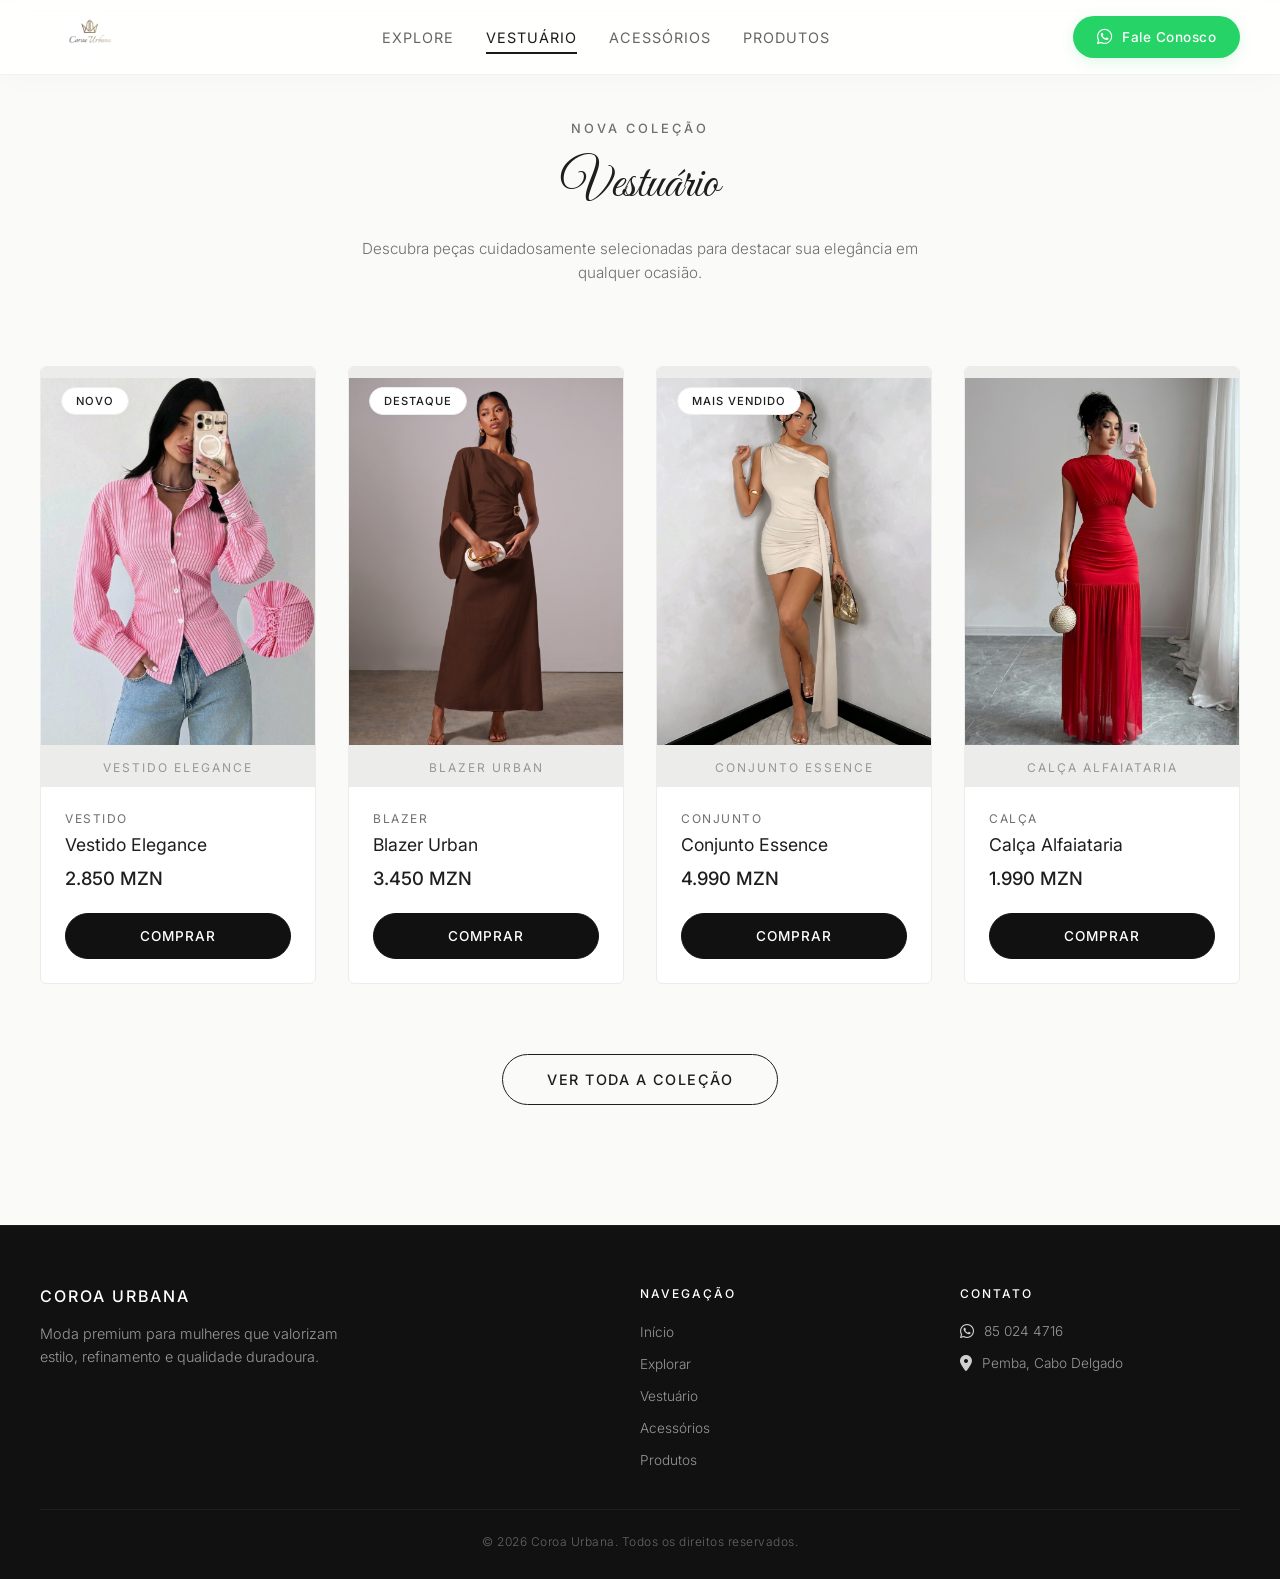
<file: pages/vestuario.html>
<!DOCTYPE html>
<html lang="pt-BR">
<head>
    <meta charset="UTF-8">
    <meta name="viewport" content="width=device-width, initial-scale=1.0">
    <title>Vestuário | Coroa Urbana</title>

    <link rel="preconnect" href="https://fonts.googleapis.com">
    <link rel="preconnect" href="https://fonts.gstatic.com" crossorigin>
    <link href="https://fonts.googleapis.com/css2?family=Inter:wght@300;400;500&family=Playfair+Display:ital,wght@0,400;0,500;1,400&display=swap" rel="stylesheet">

    <link rel="stylesheet" href="https://cdnjs.cloudflare.com/ajax/libs/font-awesome/6.4.0/css/all.min.css">


    <link href="https://fonts.googleapis.com/css2?family=Great+Vibes&family=Style+Script&display=swap" rel="stylesheet">
    <link rel="stylesheet" href="/assets/css/style.css">
    
</head>
<body>

    <header class="header" id="header">
        <div class="container">
            <a href="/index.html" class="logo-placeholder" aria-label="Home Coroa Urbana">
                <img src="/assets/imgs/logo/coroa-urbana.png" alt="Coroa Urbana">
            </a>

            <nav class="nav-menu" id="nav-menu">
                <a href="explore.html" class="nav-item" data-section="explore">Explore</a>
                <a href="vestuario.html" class="nav-item" data-section="vestuario">Vestuário</a>
                <a href="acessorios.html" class="nav-item" data-section="acessorios">Acessórios</a>
                <a href="produtos.html" class="nav-item" data-section="produtos">Produtos</a>
            </nav>

            <div style="display: flex; align-items: center; gap: 15px;">
                <a href="https://wa.me/258850244716" class="btn-whatsapp" target="_blank" rel="noopener noreferrer">
                    <i class="fab fa-whatsapp"></i>
                    <span>Fale Conosco</span>
                </a>

                <button class="menu-toggle" id="menu-toggle" aria-label="Abrir menu de navegação">
                    <i class="fa-solid fa-bars"></i>
                </button>
            </div>
        </div>
    </header>


    <!-- ==========================================================================
       SEÇÃO VESTUÁRIO
       ========================================================================== -->
    <section id="vestuario" class="section-clothing">
        <div class="container">

            <div class="section-header">
                <span class="section-label">Nova Coleção</span>
                <h2 class="section-title">Vestuário</h2>
                <p class="section-subtitle">Descubra peças cuidadosamente selecionadas para destacar sua elegância em qualquer ocasião.</p>
            </div>

            <div class="products-grid">

                <div class="product-card" style="--card-index: 1;">
                    <div class="product-image-container">
                        <span class="product-badge">Novo</span>
                        <div class="product-image-placeholder">
                            <img src="/assets/imgs/vestuario/vest-1.jpeg" alt="Calça Alfaiataria Coroa Urbana" class="product-image" loading="lazy">
                            <span class="placeholder-text">Vestido Elegance</span>
                        </div>
                        <div class="product-image-overlay"></div>
                    </div>
                    <div class="product-info">
                        <span class="product-category">Vestido</span>
                        <h3 class="product-name">Vestido Elegance</h3>
                        <span class="product-price">2.850 MZN</span>
                        <button class="btn-buy" aria-label="Comprar Vestido Elegance">Comprar</button>
                    </div>
                </div>

                <div class="product-card" style="--card-index: 2;">
                    <div class="product-image-container">
                        <span class="product-badge">Destaque</span>
                        <div class="product-image-placeholder">
                            <img src="/assets/imgs/vestuario/vest-2.jpeg" alt="Calça Alfaiataria Coroa Urbana" class="product-image" loading="lazy">
                            <span class="placeholder-text">Blazer Urban</span>
                        </div>
                        <div class="product-image-overlay"></div>
                    </div>
                    <div class="product-info">
                        <span class="product-category">Blazer</span>
                        <h3 class="product-name">Blazer Urban</h3>
                        <span class="product-price">3.450 MZN</span>
                        <button class="btn-buy" aria-label="Comprar Blazer Urban">Comprar</button>
                    </div>
                </div>

                <div class="product-card" style="--card-index: 3;">
                    <div class="product-image-container">
                        <span class="product-badge">Mais Vendido</span>
                        <div class="product-image-placeholder">
                            <img src="/assets/imgs/vestuario/vest-3.jpeg" alt="Calça Alfaiataria Coroa Urbana" class="product-image" loading="lazy">
                            <span class="placeholder-text">Conjunto Essence</span>
                        </div>
                        <div class="product-image-overlay"></div>
                    </div>
                    <div class="product-info">
                        <span class="product-category">Conjunto</span>
                        <h3 class="product-name">Conjunto Essence</h3>
                        <span class="product-price">4.990 MZN</span>
                        <button class="btn-buy" aria-label="Comprar Conjunto Essence">Comprar</button>
                    </div>
                </div>

                <div class="product-card" style="--card-index: 4;">
                    <div class="product-image-container">
                        <div class="product-image-placeholder">
                            <img src="/assets/imgs/vestuario/vest-4.jpeg"
                                alt="Calça Alfaiataria Coroa Urbana"
                                class="product-image"
                                loading="lazy">
                            <span class="placeholder-text">Calça Alfaiataria</span>
                        </div>
                        <div class="product-image-overlay"></div>
                    </div>

                    <div class="product-info">
                        <span class="product-category">Calça</span>
                        <h3 class="product-name">Calça Alfaiataria</h3>
                        <span class="product-price">1.990 MZN</span>
                        <button class="btn-buy" aria-label="Comprar Calça Alfaiataria">
                            Comprar
                        </button>
                    </div>
                </div>

                <div class="product-card extra-product" style="--card-index: 5;">
                    <div class="product-image-container">
                        <div class="product-image-placeholder">
                            <img src="/assets/imgs/vestuario/vest-5.jpeg" alt="Calça Alfaiataria Coroa Urbana" class="product-image" loading="lazy">
                            <span class="placeholder-text">Saia Midi Satin</span>
                        </div>
                        <div class="product-image-overlay"></div>
                    </div>
                    <div class="product-info">
                        <span class="product-category">Saia</span>
                        <h3 class="product-name">Saia Midi Satin</h3>
                        <span class="product-price">2.250 MZN</span>
                        <button class="btn-buy">Comprar</button>
                    </div>
                </div>

                <div class="product-card extra-product" style="--card-index: 5;">
                    <div class="product-image-container">
                        <div class="product-image-placeholder">
                            <img src="/assets/imgs/vestuario/vest-5.jpeg" alt="Calça Alfaiataria Coroa Urbana" class="product-image" loading="lazy">
                            <span class="placeholder-text">Saia Midi Satin</span>
                        </div>
                        <div class="product-image-overlay"></div>
                    </div>
                    <div class="product-info">
                        <span class="product-category">Saia</span>
                        <h3 class="product-name">Saia Midi Satin</h3>
                        <span class="product-price">2.250 MZN</span>
                        <button class="btn-buy">Comprar</button>
                    </div>
                </div>

                <div class="product-card extra-product" style="--card-index: 6;">
                    <div class="product-image-container">
                        <span class="product-badge">Novo</span>
                        <div class="product-image-placeholder">
                            <img src="/assets/imgs/vestuario/vest-6.jpeg" alt="Camisa de Seda Coroa Urbana" class="product-image" loading="lazy">
                            <span class="placeholder-text">Camisa de Seda</span>
                        </div>
                        <div class="product-image-overlay"></div>
                    </div>
                    <div class="product-info">
                        <span class="product-category">Camisa</span>
                        <h3 class="product-name">Camisa de Seda Luxe</h3>
                        <span class="product-price">2.600 MZN</span>
                        <button class="btn-buy">Comprar</button>
                    </div>
                </div>

                <div class="product-card extra-product" style="--card-index: 7;">
                    <div class="product-image-container">
                        <span class="product-badge">Premium</span>
                        <div class="product-image-placeholder">
                            <img src="/assets/imgs/vestuario/vest-7.jpeg" alt="Sobretudo Minimal" class="product-image" loading="lazy">
                            <span class="placeholder-text">Sobretudo Minimal</span>
                        </div>
                        <div class="product-image-overlay"></div>
                    </div>
                    <div class="product-info">
                        <span class="product-category">Casaco</span>
                        <h3 class="product-name">Sobretudo Minimal</h3>
                        <span class="product-price">5.400 MZN</span>
                        <button class="btn-buy">Comprar</button>
                    </div>
                </div>

                <div class="product-card extra-product" style="--card-index: 8;">
                    <div class="product-image-container">
                        <div class="product-image-placeholder">
                            <img src="/assets/imgs/vestuario/vest-8.jpeg" alt="Macacão Linen" class="product-image" loading="lazy">
                            <span class="placeholder-text">Macacão Linen</span>
                        </div>
                        <div class="product-image-overlay"></div>
                    </div>
                    <div class="product-info">
                        <span class="product-category">Macacão</span>
                        <h3 class="product-name">Macacão Linen</h3>
                        <span class="product-price">3.800 MZN</span>
                        <button class="btn-buy">Comprar</button>
                    </div>
                </div>


                 <div class="product-card extra-product" style="--card-index: 9;">
                    <div class="product-image-container">
                        <div class="product-image-placeholder">
                            <img src="/assets/imgs/vestuario/vest-9.jpeg" alt="Calça Alfaiataria Coroa Urbana" class="product-image" loading="lazy">
                            <span class="placeholder-text">Saia Midi Satin</span>
                        </div>
                        <div class="product-image-overlay"></div>
                    </div>
                    <div class="product-info">
                        <span class="product-category">Saia</span>
                        <h3 class="product-name">Saia Midi Satin</h3>
                        <span class="product-price">2.250 MZN</span>
                        <button class="btn-buy">Comprar</button>
                    </div>
                </div>

                <div class="product-card extra-product" style="--card-index: 10;">
                    <div class="product-image-container">
                        <span class="product-badge">Novo</span>
                        <div class="product-image-placeholder">
                            <img src="/assets/imgs/vestuario/vest-10.jpeg" alt="Camisa de Seda Coroa Urbana" class="product-image" loading="lazy">
                            <span class="placeholder-text">Camisa de Seda</span>
                        </div>
                        <div class="product-image-overlay"></div>
                    </div>
                    <div class="product-info">
                        <span class="product-category">Camisa</span>
                        <h3 class="product-name">Camisa de Seda Luxe</h3>
                        <span class="product-price">2.600 MZN</span>
                        <button class="btn-buy">Comprar</button>
                    </div>
                </div>

                <div class="product-card extra-product" style="--card-index: 11;">
                    <div class="product-image-container">
                        <span class="product-badge">Premium</span>
                        <div class="product-image-placeholder">
                            <img src="/assets/imgs/vestuario/vest-11.jpeg" alt="Camisa de Seda Coroa Urbana" class="product-image" loading="lazy">
                            <span class="placeholder-text">Sobretudo Minimal</span>
                        </div>
                        <div class="product-image-overlay"></div>
                    </div>
                    <div class="product-info">
                        <span class="product-category">Casaco</span>
                        <h3 class="product-name">Sobretudo Minimal</h3>
                        <span class="product-price">5.400 MZN</span>
                        <button class="btn-buy">Comprar</button>
                    </div>
                </div>

                <div class="product-card extra-product" style="--card-index: 12;">
                    <div class="product-image-container">
                        <div class="product-image-placeholder">
                            <img src="/assets/imgs/vestuario/vest-12.jpeg" alt="Camisa de Seda Coroa Urbana" class="product-image" loading="lazy">
                            <span class="placeholder-text">Macacão Linen</span>
                        </div>
                        <div class="product-image-overlay"></div>
                    </div>
                    <div class="product-info">
                        <span class="product-category">Macacão</span>
                        <h3 class="product-name">Macacão Linen</h3>
                        <span class="product-price">3.800 MZN</span>
                        <button class="btn-buy">Comprar</button>
                    </div>
                </div>

                <div class="product-card extra-product" style="--card-index: 13;">
                    <div class="product-image-container">
                        <div class="product-image-placeholder">
                            <img src="/assets/imgs/vestuario/vest-13.jpeg" alt="Camisa de Seda Coroa Urbana" class="product-image" loading="lazy">
                            <span class="placeholder-text">Macacão Linen</span>
                        </div>
                        <div class="product-image-overlay"></div>
                    </div>
                    <div class="product-info">
                        <span class="product-category">Macacão</span>
                        <h3 class="product-name">Macacão Linen</h3>
                        <span class="product-price">3.800 MZN</span>
                        <button class="btn-buy">Comprar</button>
                    </div>
                </div>

                <div class="product-card extra-product" style="--card-index: 14;">
                    <div class="product-image-container">
                        <div class="product-image-placeholder">
                            <img src="/assets/imgs/vestuario/vest-14.jpeg" alt="Camisa de Seda Coroa Urbana" class="product-image" loading="lazy">
                            <span class="placeholder-text">Macacão Linen</span>
                        </div>
                        <div class="product-image-overlay"></div>
                    </div>
                    <div class="product-info">
                        <span class="product-category">Macacão</span>
                        <h3 class="product-name">Macacão Linen</h3>
                        <span class="product-price">3.800 MZN</span>
                        <button class="btn-buy">Comprar</button>
                    </div>
                </div>

                 <div class="product-card extra-product" style="--card-index: 15;">
                    <div class="product-image-container">
                        <div class="product-image-placeholder">
                            <img src="/assets/imgs/vestuario/vest-15.jpeg" alt="Camisa de Seda Coroa Urbana" class="product-image" loading="lazy">
                            <span class="placeholder-text">Macacão Linen</span>
                        </div>
                        <div class="product-image-overlay"></div>
                    </div>
                    <div class="product-info">
                        <span class="product-category">Macacão</span>
                        <h3 class="product-name">Macacão Linen</h3>
                        <span class="product-price">3.800 MZN</span>
                        <button class="btn-buy">Comprar</button>
                    </div>
                </div>


                <div class="product-card extra-product" style="--card-index: 16;">
                    <div class="product-image-container">
                        <div class="product-image-placeholder">
                            <img src="/assets/imgs/vestuario/vest-16.jpeg" alt="Camisa de Seda Coroa Urbana" class="product-image" loading="lazy">
                            <span class="placeholder-text">Macacão Linen</span>
                        </div>
                        <div class="product-image-overlay"></div>
                    </div>
                    <div class="product-info">
                        <span class="product-category">Macacão</span>
                        <h3 class="product-name">Macacão Linen</h3>
                        <span class="product-price">3.800 MZN</span>
                        <button class="btn-buy">Comprar</button>
                    </div>
                </div>


                <div class="product-card extra-product" style="--card-index: 17;">
                    <div class="product-image-container">
                        <div class="product-image-placeholder">
                            <img src="/assets/imgs/vestuario/vest-17.jpeg" alt="Camisa de Seda Coroa Urbana" class="product-image" loading="lazy">
                            <span class="placeholder-text">Macacão Linen</span>
                        </div>
                        <div class="product-image-overlay"></div>
                    </div>
                    <div class="product-info">
                        <span class="product-category">Macacão</span>
                        <h3 class="product-name">Macacão Linen</h3>
                        <span class="product-price">3.800 MZN</span>
                        <button class="btn-buy">Comprar</button>
                    </div>
                </div>


                <div class="product-card extra-product" style="--card-index: 18;">
                    <div class="product-image-container">
                        <div class="product-image-placeholder">
                            <img src="/assets/imgs/vestuario/vest-18.jpeg" alt="Camisa de Seda Coroa Urbana" class="product-image" loading="lazy">
                            <span class="placeholder-text">Macacão Linen</span>
                        </div>
                        <div class="product-image-overlay"></div>
                    </div>
                    <div class="product-info">
                        <span class="product-category">Macacão</span>
                        <h3 class="product-name">Macacão Linen</h3>
                        <span class="product-price">3.800 MZN</span>
                        <button class="btn-buy">Comprar</button>
                    </div>
                </div>


                <div class="product-card extra-product" style="--card-index: 19;">
                    <div class="product-image-container">
                        <div class="product-image-placeholder">
                            <img src="/assets/imgs/vestuario/vest-19.jpeg" alt="Camisa de Seda Coroa Urbana" class="product-image" loading="lazy">
                            <span class="placeholder-text">Macacão Linen</span>
                        </div>
                        <div class="product-image-overlay"></div>
                    </div>
                    <div class="product-info">
                        <span class="product-category">Macacão</span>
                        <h3 class="product-name">Macacão Linen</h3>
                        <span class="product-price">3.800 MZN</span>
                        <button class="btn-buy">Comprar</button>
                    </div>
                </div>


                <div class="product-card extra-product" style="--card-index: 20;">
                    <div class="product-image-container">
                        <div class="product-image-placeholder">
                            <img src="/assets/imgs/vestuario/vest-20.jpeg" alt="Camisa de Seda Coroa Urbana" class="product-image" loading="lazy">
                            <span class="placeholder-text">Macacão Linen</span>
                        </div>
                        <div class="product-image-overlay"></div>
                    </div>
                    <div class="product-info">
                        <span class="product-category">Macacão</span>
                        <h3 class="product-name">Macacão Linen</h3>
                        <span class="product-price">3.800 MZN</span>
                        <button class="btn-buy">Comprar</button>
                    </div>
                </div>

                <div class="product-card extra-product" style="--card-index: 21;">
                    <div class="product-image-container">
                        <div class="product-image-placeholder">
                            <img src="/assets/imgs/vestuario/vest-21.jpeg" alt="Camisa de Seda Coroa Urbana" class="product-image" loading="lazy">
                            <span class="placeholder-text">Macacão Linen</span>
                        </div>
                        <div class="product-image-overlay"></div>
                    </div>
                    <div class="product-info">
                        <span class="product-category">Macacão</span>
                        <h3 class="product-name">Macacão Linen</h3>
                        <span class="product-price">3.800 MZN</span>
                        <button class="btn-buy">Comprar</button>
                    </div>
                </div>


            </div>

            <div class="section-footer">
                <button class="btn-secondary-collection toggle-btn" data-target="vestuario">Ver Toda a Coleção</button>
            </div>

        </div>
    </section>


    <!-- ==========================================================================
       FOOTER - MINIMAL E PROFISSIONAL
       ========================================================================== -->
        <footer class="footer">
            <div class="container">

                <div class="footer-grid">

                    <div class="footer-brand">
                        <div class="logo-footer">
                            <span>Coroa Urbana</span>
                        </div>
                        <p>Moda premium para mulheres que valorizam estilo, refinamento e qualidade duradoura.</p>
                    </div>

                    <div class="footer-column">
                        <h4>Navegação</h4>
                        <ul>
                            <li><a href="/index.html">Início</a></li>
                            <li><a href="explore.html">Explorar</a></li>
                            <li><a href="#">Vestuário</a></li>
                            <li><a href="acessorios.html">Acessórios</a></li>
                            <li><a href="produtos.html">Produtos</a></li>
                        </ul>
                    </div>

                    <div class="footer-column">
                        <h4>Contato</h4>
                        <ul class="footer-contact-list">
                            <li>
                                <a href="https://wa.me/258850244716" target="_blank">
                                    <i class="fa-brands fa-whatsapp"></i> 85 024 4716
                                </a>
                            </li>
                            <li>
                                <a href="https://maps.google.com/?q=Pemba,CaboDelgado" target="_blank">
                                    <i class="fa-solid fa-location-dot"></i> Pemba, Cabo Delgado
                                </a>
                            </li>
                        </ul>
                    </div>

                </div>

                <div class="footer-bottom">
                    <p>&copy; 2026 Coroa Urbana. Todos os direitos reservados.</p>
                </div>

            </div>
        </footer>

    <script src="/assets/js/script.js"></script>

</body>
</html>
</file>
<file: assets/css/hero.css>
/* ==========================================================================
           VARIÁVEIS E CONFIGURAÇÕES GERAIS
           ========================================================================== */
        :root {
            --color-bg: #FFFFFF;
            --color-text-main: #1A1A1A;
            --color-text-light: #FFFFFF;
            --color-text-muted: #666666;
            --color-text-muted-light: #CCCCCC;
            --color-gray-light: #F5F5F7;
            --color-gray-border: #E5E5E7;
            --color-button-bg: #111111;
            --color-whatsapp: #25D366;
            --color-whatsapp-hover: #20ba5a;

            --font-serif: "Great Vibes", cursive;
            --font-sans: 'Inter', sans-serif;

            --transition-smooth: all 0.4s cubic-bezier(0.16, 1, 0.3, 1);
            --transition-fast: all 0.2s ease;
        }

        * {
            margin: 0;
            padding: 0;
            box-sizing: border-box;
        }

        html {
            scroll-behavior: smooth;
        }

        body {
            font-family: var(--font-sans);
            background-color: var(--color-bg);
            color: var(--color-text-main);
            overflow-x: hidden;
            -webkit-font-smoothing: antialiased;
        }

        a {
            text-decoration: none;
            color: inherit;
        }

        .container {
            max-width: 1280px;
            margin: 0 auto;
            padding: 0 40px;
            width: 100%;
        }

        /* ==========================================================================
           HEADER (STICKY + GLASSMORPHISM)
           ========================================================================== */
        .header {
            position: fixed;
            top: 0;
            left: 0;
            width: 100%;
            z-index: 1000;
            background-color: rgba(255, 255, 255, 0);
            border-bottom: 1px solid transparent;
            transition: var(--transition-smooth);
            height: 90px;
            display: flex;
            align-items: center;
            color: var(--color-text-light);
        }

        .header.scrolled {
            height: 75px;
            background-color: rgba(255, 255, 255, 0.85);
            backdrop-filter: blur(12px);
            -webkit-backdrop-filter: blur(12px);
            border-bottom: 1px solid rgba(0, 0, 0, 0.05);
            box-shadow: 0 4px 30px rgba(0, 0, 0, 0.02);
            color: var(--color-text-main);
        }

        .header.menu-open {
            color: var(--color-text-main);
        }
        .header.menu-open .menu-toggle {
            color: var(--color-text-main);
        }

        .header .container {
            display: flex;
            justify-content: space-between;
            align-items: center;
        }


/* ===== LOGO COM IMAGEM (AJUSTADO & PROFISSIONAL) ===== */
        .logo-placeholder {
            display: flex;
            align-items: center;
            gap: 12px;
            font-family: var(--font-sans);
            font-size: 0.95rem; /* Ajuste fino no tamanho do texto */
            font-weight: 500;
            letter-spacing: 2px;
            text-transform: uppercase;
            flex-shrink: 0;
            height: 100%;
        }

        .logo-placeholder img {
            height: 100px; /* Tamanho normal e limpo para a logo */
            width: auto;
            max-height: 100px;
            display: block;
            object-fit: contain;
            transition: var(--transition-smooth);
        }

        /* Reduz ligeiramente a logo no scroll para manter o visual premium e clean */
        .header.scrolled .logo-placeholder img {
            height: 100px;
            max-height: 100px;
        }

        /* Responsividade consistente para mobile e tablet */
        @media (max-width: 768px) {
            .logo-placeholder img {
                height: 100px;
                max-height: 100px;
            }
            .header.scrolled .logo-placeholder img {
                height: 100px;
                max-height: 100px;
            }
        }

        .nav-menu {
            display: flex;
            gap: 32px;
            align-items: center;
        }

        .nav-item {
            font-size: 0.9rem;
            font-weight: 400;
            letter-spacing: 1px;
            text-transform: uppercase;
            position: relative;
            padding: 8px 0;
            color: var(--color-text-muted-light);
            transition: var(--transition-fast);
        }

        .header.scrolled .nav-item {
            color: var(--color-text-muted);
        }

        .nav-item:hover {
            color: var(--color-text-light);
        }

        .header.scrolled .nav-item:hover {
            color: var(--color-text-main);
        }

        .nav-item::after {
            content: '';
            position: absolute;
            bottom: 0;
            left: 0;
            width: 100%;
            height: 1.5px;
            background-color: var(--color-text-light);
            transform: scaleX(0);
            transform-origin: right;
            transition: transform 0.45s cubic-bezier(0.16, 1, 0.3, 1);
        }

        .header.scrolled .nav-item::after {
            background-color: var(--color-text-main);
        }

        .nav-item:hover::after {
            transform: scaleX(1);
            transform-origin: left;
        }

        /* ===== NAV ITEM ATIVO (MARCADO) ===== */
        .nav-item.active {
            color: var(--color-text-light);
        }

        .header.scrolled .nav-item.active {
            color: var(--color-text-main);
        }

        .nav-item.active::after {
            transform: scaleX(1);
        }

        .btn-whatsapp {
            display: flex;
            align-items: center;
            gap: 10px;
            background-color: var(--color-whatsapp);
            color: #FFFFFF;
            padding: 12px 24px;
            border-radius: 40px;
            font-size: 0.85rem;
            font-weight: 500;
            letter-spacing: 0.5px;
            transition: var(--transition-smooth);
            box-shadow: 0 4px 14px rgba(37, 211, 102, 0.15);
        }

        .btn-whatsapp i {
            font-size: 1.1rem;
        }

        .btn-whatsapp:hover {
            transform: scale(1.03);
            background-color: var(--color-whatsapp-hover);
            box-shadow: 0 6px 20px rgba(37, 211, 102, 0.25);
        }

        .menu-toggle {
            display: none;
            background: none;
            border: none;
            font-size: 1.5rem;
            color: var(--color-text-light);
            cursor: pointer;
            z-index: 1001;
            transition: var(--transition-smooth);
        }

        .header.scrolled .menu-toggle {
            color: var(--color-text-main);
        }

        /* ==========================================================================
           HERO SECTION
           ========================================================================== */
        .hero {
            min-height: 100vh;
            display: flex;
            align-items: center;
            justify-content: flex-start;
            padding-top: 180px;
            padding-bottom: 40px;
            background-image:
                linear-gradient(to right, rgba(0,0,0,0.7) 30%, rgba(0,0,0,0.2) 100%),
                url('../imgs/hero/Women_in_luxury_fashion_2K_202607141308.jpeg');
            background-size: cover;
            background-position: center;
            background-repeat: no-repeat;
            background-attachment: fixed;
            position: relative;
            color: var(--color-text-light);
            text-align: left;
        }

        .hero-content {
            display: flex;
            flex-direction: column;
            justify-content: center;
            align-items: flex-start;
            max-width: 650px;
            margin: 0;
        }

        .hero-title {
            font-family: var(--font-serif);
            font-size: clamp(2.8rem, 5vw, 5rem);
            font-weight: 400;
            line-height: 1.1;
            color: var(--color-text-light);
            margin-bottom: 24px;
            opacity: 0;
            transform: translateY(30px);
            animation: fadeInUp 1s cubic-bezier(0.16, 1, 0.3, 1) forwards;
            animation-delay: 0.2s;
        }

        .hero-subtitle {
            font-size: clamp(1.1rem, 1.5vw, 1.3rem);
            font-weight: 300;
            line-height: 1.6;
            color: var(--color-text-muted-light);
            margin-bottom: 35px;
            max-width: 400px;
            opacity: 0;
            transform: translateY(30px);
            animation: fadeInUp 1s cubic-bezier(0.16, 1, 0.3, 1) forwards;
            animation-delay: 0.4s;
        }

        .hero-action {
            opacity: 0;
            transform: translateY(30px);
            animation: fadeInUp 1s cubic-bezier(0.16, 1, 0.3, 1) forwards;
            animation-delay: 0.6s;
        }

        .btn-primary {
            display: inline-flex;
            align-items: center;
            justify-content: center;
            background-color: var(--color-text-light);
            color: var(--color-text-main);
            padding: 10px 30px;
            border-radius: 50px;
            font-size: 0.95rem;
            font-weight: 500;
            letter-spacing: 1.5px;
            text-transform: uppercase;
            border: 1px solid var(--color-text-light);
            transition: var(--transition-smooth);
            cursor: pointer;
        }

        .btn-primary:hover {
            background-color: transparent;
            color: var(--color-text-light);
            transform: translateY(-3px);
            box-shadow: 0 10px 30px rgba(255, 255, 255, 0.1);
        }

        @keyframes fadeInUp {
            to {
                opacity: 1;
                transform: translateY(0);
            }
        }

        /* ==========================================================================
           RESPONSIVIDADE (MOBILE & TABLET)
           ========================================================================== */
        @media (max-width: 1024px) {
            .container {
                padding: 0 30px;
            }
        }

        @media (max-width: 768px) {
            .header {
                height: 80px;
            }

            .nav-menu {
                position: fixed;
                top: 0;
                right: -100%;
                width: 80%;
                height: 100vh;
                background-color: var(--color-bg);
                flex-direction: column;
                justify-content: center;
                gap: 40px;
                box-shadow: -10px 0 30px rgba(0,0,0,0.05);
                transition: var(--transition-smooth);
                z-index: 999;
            }

            .nav-menu.active {
                right: 0;
            }

            .nav-menu .nav-item {
                color: var(--color-text-muted);
            }

            .nav-menu .nav-item:hover {
                color: var(--color-text-main);
            }

            .nav-menu .nav-item::after {
                background-color: var(--color-text-main);
            }

            .nav-menu .nav-item.active {
                color: var(--color-text-main);
            }


            .header .btn-whatsapp {
                padding: 10px 20px;
                font-size: 0.8rem;
            }

            .hero {
                background-attachment: scroll;
                text-align: center;
                background-image:
                    linear-gradient(to bottom, rgba(0,0,0,0.5) 0%, rgba(0,0,0,0.5) 100%),
                    url('../imgs/hero/Women_in_luxury_fashion_2K_202607141308.jpeg');
            }

            .hero-content {
                align-items: center;
                margin: 0 auto;
                padding: 0 10px;
            }
        }

        @media (max-width: 480px) {
            .container {
                padding: 0 20px;
            }

            .header .btn-whatsapp span {
                display: none;
            }

            .header .btn-whatsapp {
                padding: 10px 12px;
                border-radius: 50%;
            }

            .hero-title {
                line-height: 1.2;
            }
        }

        /* ==========================================================================
           ESTILOS GLOBAIS PARA SEÇÕES DE PRODUTOS
           ========================================================================== */
        :root {
            --color-clothing-bg: #FAFAF8;
            --color-accessories-bg: #F5F0EB;
            --color-products-bg: #F7F4F0;
            --color-card-bg: #FFFFFF;
            --color-text-clothing-main: #1E1E1E;
            --color-text-clothing-muted: #6F6F6F;
            --color-text-accessories-main: #2A2521;
            --color-text-accessories-muted: #8C827A;
            --color-text-products-main: #2C2824;
            --color-text-products-muted: #9A928A;
            --color-border-subtle: #ECECEC;
            --color-border-products: #E3DCD3;
            --color-btn-main: #111111;
            --color-btn-hover: #2B2B2B;
            --color-btn-acc: #3E352F;
            --color-btn-acc-hover: #5A4E45;
            --color-btn-products: #4A4038;
            --color-btn-products-hover: #6B5F54;
            --transition-premium: cubic-bezier(0.16, 1, 0.3, 1);
        }

        /* Estilos base para todas as seções */
        .section-clothing,
        .section-accessories,
        .section-products {
            padding: 120px 0;
            overflow: hidden;
            border-top: 1px solid var(--color-border-subtle);
        }

        .section-clothing {
            background-color: var(--color-clothing-bg);
        }

        .section-accessories {
            background-color: var(--color-accessories-bg);
        }

        .section-products {
            background-color: var(--color-products-bg);
            border-bottom: 1px solid var(--color-border-products);
        }

        .section-header {
            text-align: center;
            max-width: 600px;
            margin: 0 auto 80px auto;
            opacity: 0;
            transform: translateY(30px);
            transition: opacity 1.2s var(--transition-premium), transform 1.2s var(--transition-premium);
        }

        .section-clothing.active .section-header,
        .section-accessories.active .section-header,
        .section-products.active .section-header {
            opacity: 1;
            transform: translateY(0);
        }

        .section-label {
            font-family: var(--font-sans);
            font-size: 0.8rem;
            font-weight: 500;
            letter-spacing: 3px;
            text-transform: uppercase;
            color: var(--color-text-clothing-muted);
            display: block;
            margin-bottom: 16px;
        }

        .section-accessories .section-label {
            color: var(--color-text-accessories-muted);
        }

        .section-products .section-label {
            color: var(--color-text-products-muted);
        }

        .section-title {
            font-family: var(--font-serif);
            font-size: clamp(2.2rem, 4vw, 3.2rem);
            font-weight: 400;
            color: var(--color-text-clothing-main);
            margin-bottom: 20px;
            letter-spacing: -0.5px;
        }

        .section-accessories .section-title {
            color: var(--color-text-accessories-main);
        }

        .section-products .section-title {
            color: var(--color-text-products-main);
        }

        .section-subtitle {
            font-family: var(--font-sans);
            font-size: clamp(0.95rem, 1.1vw, 1.1rem);
            font-weight: 300;
            line-height: 1.6;
            color: var(--color-text-clothing-muted);
        }

        .section-accessories .section-subtitle {
            color: var(--color-text-accessories-muted);
        }

        .section-products .section-subtitle {
            color: var(--color-text-products-muted);
        }

        .products-grid {
            display: grid;
            grid-template-columns: repeat(4, 1fr);
            gap: 32px;
            margin-bottom: 70px;
        }

        .product-card {
            background-color: var(--color-card-bg);
            border: 1px solid var(--color-border-subtle);
            border-radius: 6px;
            overflow: hidden;
            display: flex;
            flex-direction: column;
            transition: transform 0.4s var(--transition-premium),
                        box-shadow 0.4s var(--transition-premium);
            opacity: 0;
            transform: translateY(40px);
        }

        .section-accessories .product-card {
            border-color: #E8DFD7;
            background-color: var(--color-card-bg);
        }

        .section-products .product-card {
            border-color: var(--color-border-products);
            background-color: var(--color-card-bg);
        }

        .section-clothing.active .product-card,
        .section-accessories.active .product-card,
        .section-products.active .product-card {
            opacity: 1;
            transform: translateY(0);
            transition: opacity 1s var(--transition-premium),
                        transform 1s var(--transition-premium),
                        box-shadow 0.4s var(--transition-premium),
                        background-color 0.4s var(--transition-premium);
            transition-delay: calc(0.1s * var(--card-index));
        }

        .product-card:hover {
            transform: translateY(-6px);
            box-shadow: 0 12px 30px rgba(0, 0, 0, 0.04);
        }

        .product-image-container {
            position: relative;
            width: 100%;
            height: auto;
            background-color: #F6F6F4;
            overflow: hidden;
        }

        .section-accessories .product-image-container {
            background-color: #EDE7E1;
        }

        .section-products .product-image-container {
            background-color: #EDE8E2;
        }

        .product-image {
            width: 100%;
            height: auto;
            display: block;
            transition: transform 0.5s var(--transition-premium);
        }

        .product-image-placeholder {
            width: 100%;
            height: 420px;
            display: flex;
            flex-direction: column;
            align-items: center;
            justify-content: center;
            gap: 15px;
            background-color: #F0F0EE;
            transition: transform 0.5s var(--transition-premium);
        }

        .section-accessories .product-image-placeholder {
            background-color: #EDE7E1;
        }

        .section-products .product-image-placeholder {
            background-color: #EDE8E2;
        }

        .product-image-placeholder .placeholder-text {
            font-size: 0.75rem;
            text-transform: uppercase;
            letter-spacing: 2px;
            color: #999999;
        }

        .section-accessories .product-image-placeholder .placeholder-text {
            color: var(--color-text-accessories-muted);
        }

        .section-products .product-image-placeholder .placeholder-text {
            color: var(--color-text-products-muted);
        }

        .product-image-overlay {
            position: absolute;
            top: 0;
            left: 0;
            width: 100%;
            height: 100%;
            background: rgba(0, 0, 0, 0.015);
            pointer-events: none;
        }

        .product-card:hover .product-image,
        .product-card:hover .product-image-placeholder {
            transform: scale(1.03);
        }

        .product-badge {
            position: absolute;
            top: 20px;
            left: 20px;
            background-color: var(--color-card-bg);
            color: var(--color-text-clothing-main);
            padding: 6px 14px;
            font-size: 0.7rem;
            font-weight: 500;
            text-transform: uppercase;
            letter-spacing: 1px;
            border-radius: 30px;
            z-index: 10;
            border: 1px solid var(--color-border-subtle);
            box-shadow: 0 2px 8px rgba(0,0,0,0.02);
        }

        .section-accessories .product-badge {
            background-color: var(--color-btn-acc);
            color: #FFFFFF;
            border-color: var(--color-btn-acc);
        }

        .section-products .product-badge {
            background-color: var(--color-btn-products);
            color: #FFFFFF;
            border-color: var(--color-btn-products);
        }

        .product-info {
            padding: 24px;
            display: flex;
            flex-direction: column;
            align-items: flex-start;
            flex-grow: 1;
        }

        .product-category {
            font-family: var(--font-sans);
            font-size: 0.75rem;
            color: var(--color-text-clothing-muted);
            text-transform: uppercase;
            letter-spacing: 1.5px;
            margin-bottom: 8px;
        }

        .section-accessories .product-category {
            color: var(--color-text-accessories-muted);
        }

        .section-products .product-category {
            color: var(--color-text-products-muted);
        }

        .product-name {
            font-family: var(--font-sans);
            font-size: 1.1rem;
            font-weight: 400;
            color: var(--color-text-clothing-main);
            margin-bottom: 12px;
            transition: color 0.3s ease;
        }

        .section-accessories .product-name {
            color: var(--color-text-accessories-main);
        }

        .section-products .product-name {
            color: var(--color-text-products-main);
        }

        .product-card:hover .product-name {
            color: var(--color-text-clothing-muted);
        }

        .section-accessories .product-card:hover .product-name {
            color: var(--color-text-accessories-muted);
        }

        .section-products .product-card:hover .product-name {
            color: var(--color-text-products-muted);
        }

        .product-price {
            font-family: var(--font-sans);
            font-size: 1.15rem;
            font-weight: 500;
            color: var(--color-text-clothing-main);
            margin-bottom: 24px;
        }

        .section-accessories .product-price {
            color: var(--color-text-accessories-main);
        }

        .section-products .product-price {
            color: var(--color-text-products-main);
        }

        .btn-buy {
            width: 100%;
            background-color: var(--color-btn-main);
            color: #FFFFFF;
            border: 1px solid var(--color-btn-main);
            padding: 14px 0;
            border-radius: 30px;
            font-family: var(--font-sans);
            font-size: 0.85rem;
            font-weight: 500;
            letter-spacing: 1px;
            text-transform: uppercase;
            cursor: pointer;
            transition: background-color 0.25s ease,
                        transform 0.25s ease,
                        box-shadow 0.25s ease;
            margin-top: auto;
        }

        .section-accessories .btn-buy {
            background-color: var(--color-btn-acc);
            border-color: var(--color-btn-acc);
        }

        .section-products .btn-buy {
            background-color: var(--color-btn-products);
            border-color: var(--color-btn-products);
        }

        .btn-buy:hover {
            background-color: var(--color-btn-hover);
            transform: translateY(-2px);
            box-shadow: 0 4px 12px rgba(0, 0, 0, 0.1);
        }

        .section-accessories .btn-buy:hover {
            background-color: var(--color-btn-acc-hover);
        }

        .section-products .btn-buy:hover {
            background-color: var(--color-btn-products-hover);
        }

        .section-footer {
            text-align: center;
            margin-top: 20px;
            opacity: 0;
            transform: translateY(20px);
            transition: opacity 1.2s var(--transition-premium), transform 1.2s var(--transition-premium);
            transition-delay: 0.6s;
        }

        .section-clothing.active .section-footer,
        .section-accessories.active .section-footer,
        .section-products.active .section-footer {
            opacity: 1;
            transform: translateY(0);
        }

        .btn-secondary-collection {
            display: inline-flex;
            align-items: center;
            justify-content: center;
            background-color: transparent;
            color: var(--color-text-clothing-main);
            border: 1.5px solid var(--color-text-clothing-main);
            padding: 16px 44px;
            border-radius: 40px;
            font-family: var(--font-sans);
            font-size: 0.9rem;
            font-weight: 500;
            letter-spacing: 1.5px;
            text-transform: uppercase;
            transition: background-color 0.3s ease, color 0.3s ease, transform 0.3s ease;
            cursor: pointer;
        }

        .section-accessories .btn-secondary-collection {
            border-color: var(--color-btn-acc);
            color: var(--color-btn-acc);
        }

        .section-products .btn-secondary-collection {
            border-color: var(--color-btn-products);
            color: var(--color-btn-products);
        }

        .btn-secondary-collection:hover {
            background-color: var(--color-btn-main);
            color: #FFFFFF;
            transform: translateY(-2px);
        }

        .section-accessories .btn-secondary-collection:hover {
            background-color: var(--color-btn-acc);
            color: #FFFFFF;
        }

        .section-products .btn-secondary-collection:hover {
            background-color: var(--color-btn-products);
            color: #FFFFFF;
        }

        .product-card.extra-product {
            display: none;
            opacity: 0;
            transform: translateY(30px);
            transition: opacity 0.6s var(--transition-premium), transform 0.6s var(--transition-premium);
        }

        .product-card.extra-product.show {
            display: flex;
            animation: fadeInUpExtra 0.8s var(--transition-premium) forwards;
            animation-delay: calc(0.1s * var(--card-index));
        }

        @keyframes fadeInUpExtra {
            to {
                opacity: 1;
                transform: translateY(0);
            }
        }
/* ==========================================================================
   FOOTER - MINIMAL E PROFISSIONAL
   ========================================================================== */
.footer {
    background-color: #111111;
    color: #CCCCCC;
    padding: 60px 0 30px 0;
    border-top: 1px solid rgba(255,255,255,0.05);
}

.footer .container {
    display: flex;
    flex-direction: column;
    gap: 40px;
}

.footer-grid {
    display: grid;
    /* Ajustado para 3 colunas já que removemos a que estava sobrando */
    grid-template-columns: 2fr 1fr 1fr; 
    gap: 40px;
}

.footer-brand {
    display: flex;
    flex-direction: column;
    gap: 16px;
}

.footer-brand .logo-footer {
    display: flex;
    align-items: center;
    gap: 12px;
}

.footer-brand .logo-footer img {
    height: 40px; /* Ajustado para um tamanho padrão clean, mude se necessário */
    width: auto;
    display: block;
    object-fit: contain;
}

.footer-brand .logo-footer span {
    font-family: var(--font-sans), sans-serif;
    font-size: 1rem;
    font-weight: 500;
    letter-spacing: 2px;
    text-transform: uppercase;
    color: #FFFFFF;
}

.footer-brand p {
    font-size: 0.9rem;
    line-height: 1.6;
    color: #999999;
    max-width: 320px;
    font-weight: 300;
}

.footer-column h4 {
    font-family: var(--font-sans), sans-serif;
    font-size: 0.75rem;
    font-weight: 500;
    letter-spacing: 2px;
    text-transform: uppercase;
    color: #FFFFFF;
    margin-bottom: 20px;
}

.footer-column ul {
    list-style: none;
    display: flex;
    flex-direction: column;
    gap: 12px;
}

.footer-column ul li a {
    font-size: 0.85rem;
    color: #999999;
    transition: color 0.3s ease;
    font-weight: 300;
    text-decoration: none;
}

.footer-column ul li a:hover {
    color: #FFFFFF;
}

/* Alinhamento dos ícones de contato */
.footer-contact-list li a {
    display: inline-flex;
    align-items: center;
    gap: 10px; /* Espaço entre o ícone e o texto */
}

.footer-contact-list li a i {
    font-size: 1rem;
    color: #FFFFFF; /* Ícones em destaque branco para o look clean */
    opacity: 0.8;
    transition: opacity 0.3s ease;
}

.footer-contact-list li a:hover i {
    opacity: 1;
}

.footer-bottom {
    border-top: 1px solid rgba(255,255,255,0.06);
    padding-top: 24px;
    text-align: center;
}

.footer-bottom p {
    font-size: 0.75rem;
    color: #666666;
    font-weight: 300;
    letter-spacing: 0.5px;
}

.footer-bottom p a {
    color: #888888;
    text-decoration: none;
    transition: color 0.3s ease;
}

.footer-bottom p a:hover {
    color: #FFFFFF;
}

/* ==========================================================================
   RESPONSIVIDADE FOOTER
   ========================================================================== */
@media (max-width: 1024px) {
    .footer-grid {
        grid-template-columns: 1fr 1fr;
        gap: 32px;
    }
}

@media (max-width: 768px) {
    .footer {
        padding: 40px 0 24px 0;
    }

    .footer-grid {
        grid-template-columns: 1fr;
        gap: 28px;
    }

    .footer-brand p {
        max-width: 100%;
    }
}        /* ==========================================================================
           RESPONSIVIDADE (MEDIA QUERIES)
           ========================================================================== */
        @media (max-width: 1024px) {
            .products-grid {
                grid-template-columns: repeat(2, 1fr);
                gap: 24px;
            }
        }

        @media (max-width: 768px) {
            .section-clothing,
            .section-accessories,
            .section-products {
                padding: 80px 0;
            }

            .section-header {
                margin-bottom: 50px;
            }

            .products-grid {
                grid-template-columns: repeat(2, 1fr);
                gap: 16px;
            }

            .product-info {
                padding: 16px;
            }

            .product-name {
                font-size: 1rem;
            }

            .product-price {
                font-size: 1.05rem;
                margin-bottom: 16px;
            }
        }

        @media (max-width: 480px) {
            .products-grid {
                grid-template-columns: 1fr;
                gap: 24px;
            }

            .btn-secondary-collection {
                width: 100%;
            }
        }
</file>
<file: assets/css/style.css>
/* ==========================================================================
           VARIÁVEIS E CONFIGURAÇÕES GERAIS
           ========================================================================== */
        :root {
            --color-bg: #FFFFFF;
            --color-text-main: #1A1A1A;
            --color-text-light: #FFFFFF;
            --color-text-muted: #666666;
            --color-text-muted-light: #CCCCCC;
            --color-gray-light: #F5F5F7;
            --color-gray-border: #E5E5E7;
            --color-button-bg: #111111;
            --color-whatsapp: #25D366;
            --color-whatsapp-hover: #20ba5a;

            --font-serif: "Great Vibes", cursive;
            --font-sans: 'Inter', sans-serif;

            --transition-smooth: all 0.4s cubic-bezier(0.16, 1, 0.3, 1);
            --transition-fast: all 0.2s ease;
        }

        * {
            margin: 0;
            padding: 0;
            box-sizing: border-box;
        }

        html {
            scroll-behavior: smooth;
        }

        body {
            font-family: var(--font-sans);
            background-color: var(--color-bg);
            color: var(--color-text-main);
            overflow-x: hidden;
            -webkit-font-smoothing: antialiased;
        }

        a {
            text-decoration: none;
            color: inherit;
        }

        .container {
            max-width: 1280px;
            margin: 0 auto;
            padding: 0 40px;
            width: 100%;
        }

        /* ==========================================================================
           HEADER (STICKY + GLASSMORPHISM)
           ========================================================================== */
        .header {
            position: fixed;
            top: 0;
            left: 0;
            width: 100%;
            z-index: 1000;
            transition: var(--transition-smooth);
            display: flex;
            align-items: center;
            
            /* Trazendo as propriedades do estado 'scrolled' para cá: */
            height: 75px;
            background-color: rgba(255, 255, 255, 0.85);
            backdrop-filter: blur(12px);
            -webkit-backdrop-filter: blur(12px);
            border-bottom: 1px solid rgba(0, 0, 0, 0.05);
            box-shadow: 0 4px 30px rgba(0, 0, 0, 0.02);
            color: var(--color-text-main);
        }

        .header.menu-open {
            color: var(--color-text-main);
        }
        .header.menu-open .menu-toggle {
            color: var(--color-text-main);
        }

        .header .container {
            display: flex;
            justify-content: space-between;
            align-items: center;
        }


        /* A linha que surge no hover deve ser escura */
        .nav-item::after {
            content: '';
            position: absolute;
            bottom: 0;
            left: 0;
            width: 100%;
            height: 1.5px;
            background-color: var(--color-text-main); /* Cor escura da linha */
            transform: scaleX(0);
            transform-origin: right;
            transition: transform 0.45s cubic-bezier(0.16, 1, 0.3, 1);
        }

        /* A ANIMAÇÃO DA LINHA: Ativa ao passar o mouse OU se o item tiver a classe active */
        .nav-item:hover::after,
        .nav-item.active::after {
            transform: scaleX(1);
            transform-origin: left;
        }


/* ===== LOGO COM IMAGEM (AJUSTADO & PROFISSIONAL) ===== */
        .logo-placeholder {
            display: flex;
            align-items: center;
            gap: 12px;
            font-family: var(--font-sans);
            font-size: 0.95rem; /* Ajuste fino no tamanho do texto */
            font-weight: 500;
            letter-spacing: 2px;
            text-transform: uppercase;
            flex-shrink: 0;
            height: 100%;
        }

        .logo-placeholder img {
            height: 100px; /* Tamanho normal e limpo para a logo */
            width: auto;
            max-height: 100px;
            display: block;
            object-fit: contain;
            transition: var(--transition-smooth);
        }

        /* Reduz ligeiramente a logo no scroll para manter o visual premium e clean */

        /* Responsividade consistente para mobile e tablet */
        @media (max-width: 768px) {
            .logo-placeholder img {
                height: 100px;
                max-height: 100px;
            }

        }

        .nav-menu {
            display: flex;
            gap: 32px;
            align-items: center;
        }

        .nav-item {
            font-size: 0.9rem;
            font-weight: 400;
            letter-spacing: 1px;
            text-transform: uppercase;
            position: relative;
            padding: 8px 0;
            color: var(--color-text-muted-light);
            transition: var(--transition-fast);
        }

        .nav-item:hover {
            color: var(--color-text-light);
        }


        .nav-item {
            font-size: 0.9rem;
            font-weight: 400;
            letter-spacing: 1px;
            text-transform: uppercase;
            position: relative;
            padding: 8px 0;
            transition: var(--transition-fast);
            
            /* Mudado de '--color-text-muted-light' para '--color-text-muted': */
            color: var(--color-text-muted); 
        }

        /* Garanta que o hover continue escuro */
        .nav-item:hover {
            color: var(--color-text-main);
        }

        /* A linha que surge no hover deve ser escura */
        .nav-item::after {
            content: '';
            position: absolute;
            bottom: 0;
            left: 0;
            width: 100%;
            height: 1.5px;
            background-color: var(--color-text-main); /* Mudado para a cor escura */
            transform: scaleX(0);
            transform-origin: right;
            transition: transform 0.45s cubic-bezier(0.16, 1, 0.3, 1);
        }

        /* O item que estiver ativo também deve ser escuro */
        .nav-item.active {
            color: var(--color-text-main);
        }


        .nav-item.active::after {
            transform: scaleX(1);
        }

        .btn-whatsapp {
            display: flex;
            align-items: center;
            gap: 10px;
            background-color: var(--color-whatsapp);
            color: #FFFFFF;
            padding: 12px 24px;
            border-radius: 40px;
            font-size: 0.85rem;
            font-weight: 500;
            letter-spacing: 0.5px;
            transition: var(--transition-smooth);
            box-shadow: 0 4px 14px rgba(37, 211, 102, 0.15);
        }

        .btn-whatsapp i {
            font-size: 1.1rem;
        }

        .btn-whatsapp:hover {
            transform: scale(1.03);
            background-color: var(--color-whatsapp-hover);
            box-shadow: 0 6px 20px rgba(37, 211, 102, 0.25);
        }

        .menu-toggle {
            display: none;
            background: none;
            border: none;
            font-size: 1.5rem;
            cursor: pointer;
            z-index: 1001;
            transition: var(--transition-smooth);
            color: var(--color-text-main); /* Mudado para escuro */
        }


        /* ==========================================================================
           HERO SECTION
           ========================================================================== */
        .hero {
            min-height: 100vh;
            display: flex;
            align-items: center;
            justify-content: flex-start;
            padding-top: 110px;
            padding-bottom: 40px;
            background-image:
                linear-gradient(to right, rgba(0,0,0,0.7) 30%, rgba(0,0,0,0.2) 100%),
                url('../imgs/hero/Women_in_luxury_fashion_2K_202607141308.jpeg');
            background-size: cover;
            background-position: center;
            background-repeat: no-repeat;
            background-attachment: fixed;
            position: relative;
            color: var(--color-text-light);
            text-align: left;
        }

        .hero-content {
            display: flex;
            flex-direction: column;
            justify-content: center;
            align-items: flex-start;
            max-width: 650px;
            margin: 0;
        }

        .hero-title {
            font-family: var(--font-serif);
            font-size: clamp(2.8rem, 5vw, 5rem);
            font-weight: 400;
            line-height: 1.1;
            color: var(--color-text-light);
            margin-bottom: 24px;
            opacity: 0;
            transform: translateY(30px);
            animation: fadeInUp 1s cubic-bezier(0.16, 1, 0.3, 1) forwards;
            animation-delay: 0.2s;
        }

        .hero-subtitle {
            font-size: clamp(1.1rem, 1.5vw, 1.3rem);
            font-weight: 300;
            line-height: 1.6;
            color: var(--color-text-muted-light);
            margin-bottom: 50px;
            max-width: 400px;
            opacity: 0;
            transform: translateY(30px);
            animation: fadeInUp 1s cubic-bezier(0.16, 1, 0.3, 1) forwards;
            animation-delay: 0.4s;
        }

        .hero-action {
            opacity: 0;
            transform: translateY(30px);
            animation: fadeInUp 1s cubic-bezier(0.16, 1, 0.3, 1) forwards;
            animation-delay: 0.6s;
        }

        .btn-primary {
            display: inline-flex;
            align-items: center;
            justify-content: center;
            background-color: var(--color-text-light);
            color: var(--color-text-main);
            padding: 18px 50px;
            border-radius: 40px;
            font-size: 0.95rem;
            font-weight: 500;
            letter-spacing: 1.5px;
            text-transform: uppercase;
            border: 1px solid var(--color-text-light);
            transition: var(--transition-smooth);
            cursor: pointer;
        }

        .btn-primary:hover {
            background-color: transparent;
            color: var(--color-text-light);
            transform: translateY(-3px);
            box-shadow: 0 10px 30px rgba(255, 255, 255, 0.1);
        }

        @keyframes fadeInUp {
            to {
                opacity: 1;
                transform: translateY(0);
            }
        }

        /* ==========================================================================
           RESPONSIVIDADE (MOBILE & TABLET)
           ========================================================================== */
        @media (max-width: 1024px) {
            .container {
                padding: 0 30px;
            }
        }

        @media (max-width: 768px) {
            .header {
                height: 80px;
            }

            .nav-menu {
                position: fixed;
                top: 0;
                right: -100%;
                width: 80%;
                height: 100vh;
                background-color: var(--color-bg);
                flex-direction: column;
                justify-content: center;
                gap: 40px;
                box-shadow: -10px 0 30px rgba(0,0,0,0.05);
                transition: var(--transition-smooth);
                z-index: 999;
            }

            .nav-menu.active {
                right: 0;
            }

            .nav-menu .nav-item {
                color: var(--color-text-muted);
            }

            .nav-menu .nav-item:hover {
                color: var(--color-text-main);
            }

            .nav-menu .nav-item::after {
                background-color: var(--color-text-main);
            }

            .nav-menu .nav-item.active {
                color: var(--color-text-main);
            }

            .menu-toggle {
                display: block;
            }

            .header .btn-whatsapp {
                padding: 10px 20px;
                font-size: 0.8rem;
            }

            .hero {
                background-attachment: scroll;
                text-align: center;
                background-image:
                    linear-gradient(to bottom, rgba(0,0,0,0.5) 0%, rgba(0,0,0,0.5) 100%),
                    url('../imgs/hero/Women_in_luxury_fashion_2K_202607141308.jpeg');
            }

            .hero-content {
                align-items: center;
                margin: 0 auto;
                padding: 0 10px;
            }
        }

        @media (max-width: 480px) {
            .container {
                padding: 0 20px;
            }

            .header .btn-whatsapp span {
                display: none;
            }

            .header .btn-whatsapp {
                padding: 10px 12px;
                border-radius: 50%;
            }

            .hero-title {
                line-height: 1.2;
            }
        }

        /* ==========================================================================
           ESTILOS GLOBAIS PARA SEÇÕES DE PRODUTOS
           ========================================================================== */
        :root {
            --color-clothing-bg: #FAFAF8;
            --color-accessories-bg: #F5F0EB;
            --color-products-bg: #F7F4F0;
            --color-card-bg: #FFFFFF;
            --color-text-clothing-main: #1E1E1E;
            --color-text-clothing-muted: #6F6F6F;
            --color-text-accessories-main: #2A2521;
            --color-text-accessories-muted: #8C827A;
            --color-text-products-main: #2C2824;
            --color-text-products-muted: #9A928A;
            --color-border-subtle: #ECECEC;
            --color-border-products: #E3DCD3;
            --color-btn-main: #111111;
            --color-btn-hover: #2B2B2B;
            --color-btn-acc: #3E352F;
            --color-btn-acc-hover: #5A4E45;
            --color-btn-products: #4A4038;
            --color-btn-products-hover: #6B5F54;
            --transition-premium: cubic-bezier(0.16, 1, 0.3, 1);
        }

        /* Estilos base para todas as seções */
        .section-clothing,
        .section-accessories,
        .section-products {
            padding: 120px 0;
            overflow: hidden;
            border-top: 1px solid var(--color-border-subtle);
        }

        .section-clothing {
            background-color: var(--color-clothing-bg);
        }

        .section-accessories {
            background-color: var(--color-accessories-bg);
        }

        .section-products {
            background-color: var(--color-products-bg);
            border-bottom: 1px solid var(--color-border-products);
        }

        .section-header {
            text-align: center;
            max-width: 600px;
            margin: 0 auto 80px auto;
            opacity: 0;
            transform: translateY(30px);
            transition: opacity 1.2s var(--transition-premium), transform 1.2s var(--transition-premium);
        }

        .section-clothing.active .section-header,
        .section-accessories.active .section-header,
        .section-products.active .section-header {
            opacity: 1;
            transform: translateY(0);
        }

        .section-label {
            font-family: var(--font-sans);
            font-size: 0.8rem;
            font-weight: 500;
            letter-spacing: 3px;
            text-transform: uppercase;
            color: var(--color-text-clothing-muted);
            display: block;
            margin-bottom: 16px;
        }

        .section-accessories .section-label {
            color: var(--color-text-accessories-muted);
        }

        .section-products .section-label {
            color: var(--color-text-products-muted);
        }

        .section-title {
            font-family: var(--font-serif);
            font-size: clamp(2.2rem, 4vw, 3.2rem);
            font-weight: 400;
            color: var(--color-text-clothing-main);
            margin-bottom: 20px;
            letter-spacing: -0.5px;
        }

        .section-accessories .section-title {
            color: var(--color-text-accessories-main);
        }

        .section-products .section-title {
            color: var(--color-text-products-main);
        }

        .section-subtitle {
            font-family: var(--font-sans);
            font-size: clamp(0.95rem, 1.1vw, 1.1rem);
            font-weight: 300;
            line-height: 1.6;
            color: var(--color-text-clothing-muted);
        }

        .section-accessories .section-subtitle {
            color: var(--color-text-accessories-muted);
        }

        .section-products .section-subtitle {
            color: var(--color-text-products-muted);
        }

        .products-grid {
            display: grid;
            grid-template-columns: repeat(4, 1fr);
            gap: 32px;
            margin-bottom: 70px;
        }

        .product-card {
            background-color: var(--color-card-bg);
            border: 1px solid var(--color-border-subtle);
            border-radius: 6px;
            overflow: hidden;
            display: flex;
            flex-direction: column;
            transition: transform 0.4s var(--transition-premium),
                        box-shadow 0.4s var(--transition-premium);
            opacity: 0;
            transform: translateY(40px);
        }

        .section-accessories .product-card {
            border-color: #E8DFD7;
            background-color: var(--color-card-bg);
        }

        .section-products .product-card {
            border-color: var(--color-border-products);
            background-color: var(--color-card-bg);
        }

        .section-clothing.active .product-card,
        .section-accessories.active .product-card,
        .section-products.active .product-card {
            opacity: 1;
            transform: translateY(0);
            transition: opacity 1s var(--transition-premium),
                        transform 1s var(--transition-premium),
                        box-shadow 0.4s var(--transition-premium),
                        background-color 0.4s var(--transition-premium);
            transition-delay: calc(0.1s * var(--card-index));
        }

        .product-card:hover {
            transform: translateY(-6px);
            box-shadow: 0 12px 30px rgba(0, 0, 0, 0.04);
        }

        .product-image-container {
            position: relative;
            width: 100%;
            height: auto;
            background-color: #F6F6F4;
            overflow: hidden;
        }

        .section-accessories .product-image-container {
            background-color: #EDE7E1;
        }

        .section-products .product-image-container {
            background-color: #EDE8E2;
        }

        .product-image {
            width: 100%;
            height: auto;
            display: block;
            transition: transform 0.5s var(--transition-premium);
        }

        .product-image-placeholder {
            width: 100%;
            height: 420px;
            display: flex;
            flex-direction: column;
            align-items: center;
            justify-content: center;
            gap: 15px;
            background-color: #F0F0EE;
            transition: transform 0.5s var(--transition-premium);
        }

        .section-accessories .product-image-placeholder {
            background-color: #EDE7E1;
        }

        .section-products .product-image-placeholder {
            background-color: #EDE8E2;
        }

        .product-image-placeholder .placeholder-text {
            font-size: 0.75rem;
            text-transform: uppercase;
            letter-spacing: 2px;
            color: #999999;
        }

        .section-accessories .product-image-placeholder .placeholder-text {
            color: var(--color-text-accessories-muted);
        }

        .section-products .product-image-placeholder .placeholder-text {
            color: var(--color-text-products-muted);
        }

        .product-image-overlay {
            position: absolute;
            top: 0;
            left: 0;
            width: 100%;
            height: 100%;
            background: rgba(0, 0, 0, 0.015);
            pointer-events: none;
        }

        .product-card:hover .product-image,
        .product-card:hover .product-image-placeholder {
            transform: scale(1.03);
        }

        .product-badge {
            position: absolute;
            top: 20px;
            left: 20px;
            background-color: var(--color-card-bg);
            color: var(--color-text-clothing-main);
            padding: 6px 14px;
            font-size: 0.7rem;
            font-weight: 500;
            text-transform: uppercase;
            letter-spacing: 1px;
            border-radius: 30px;
            z-index: 10;
            border: 1px solid var(--color-border-subtle);
            box-shadow: 0 2px 8px rgba(0,0,0,0.02);
        }

        .section-accessories .product-badge {
            background-color: var(--color-btn-acc);
            color: #FFFFFF;
            border-color: var(--color-btn-acc);
        }

        .section-products .product-badge {
            background-color: var(--color-btn-products);
            color: #FFFFFF;
            border-color: var(--color-btn-products);
        }

        .product-info {
            padding: 24px;
            display: flex;
            flex-direction: column;
            align-items: flex-start;
            flex-grow: 1;
        }

        .product-category {
            font-family: var(--font-sans);
            font-size: 0.75rem;
            color: var(--color-text-clothing-muted);
            text-transform: uppercase;
            letter-spacing: 1.5px;
            margin-bottom: 8px;
        }

        .section-accessories .product-category {
            color: var(--color-text-accessories-muted);
        }

        .section-products .product-category {
            color: var(--color-text-products-muted);
        }

        .product-name {
            font-family: var(--font-sans);
            font-size: 1.1rem;
            font-weight: 400;
            color: var(--color-text-clothing-main);
            margin-bottom: 12px;
            transition: color 0.3s ease;
        }

        .section-accessories .product-name {
            color: var(--color-text-accessories-main);
        }

        .section-products .product-name {
            color: var(--color-text-products-main);
        }

        .product-card:hover .product-name {
            color: var(--color-text-clothing-muted);
        }

        .section-accessories .product-card:hover .product-name {
            color: var(--color-text-accessories-muted);
        }

        .section-products .product-card:hover .product-name {
            color: var(--color-text-products-muted);
        }

        .product-price {
            font-family: var(--font-sans);
            font-size: 1.15rem;
            font-weight: 500;
            color: var(--color-text-clothing-main);
            margin-bottom: 24px;
        }

        .section-accessories .product-price {
            color: var(--color-text-accessories-main);
        }

        .section-products .product-price {
            color: var(--color-text-products-main);
        }

        .btn-buy {
            width: 100%;
            background-color: var(--color-btn-main);
            color: #FFFFFF;
            border: 1px solid var(--color-btn-main);
            padding: 14px 0;
            border-radius: 30px;
            font-family: var(--font-sans);
            font-size: 0.85rem;
            font-weight: 500;
            letter-spacing: 1px;
            text-transform: uppercase;
            cursor: pointer;
            transition: background-color 0.25s ease,
                        transform 0.25s ease,
                        box-shadow 0.25s ease;
            margin-top: auto;
        }

        .section-accessories .btn-buy {
            background-color: var(--color-btn-acc);
            border-color: var(--color-btn-acc);
        }

        .section-products .btn-buy {
            background-color: var(--color-btn-products);
            border-color: var(--color-btn-products);
        }

        .btn-buy:hover {
            background-color: var(--color-btn-hover);
            transform: translateY(-2px);
            box-shadow: 0 4px 12px rgba(0, 0, 0, 0.1);
        }

        .section-accessories .btn-buy:hover {
            background-color: var(--color-btn-acc-hover);
        }

        .section-products .btn-buy:hover {
            background-color: var(--color-btn-products-hover);
        }

        .section-footer {
            text-align: center;
            margin-top: 20px;
            opacity: 0;
            transform: translateY(20px);
            transition: opacity 1.2s var(--transition-premium), transform 1.2s var(--transition-premium);
            transition-delay: 0.6s;
        }

        .section-clothing.active .section-footer,
        .section-accessories.active .section-footer,
        .section-products.active .section-footer {
            opacity: 1;
            transform: translateY(0);
        }

        .btn-secondary-collection {
            display: inline-flex;
            align-items: center;
            justify-content: center;
            background-color: transparent;
            color: var(--color-text-clothing-main);
            border: 1.5px solid var(--color-text-clothing-main);
            padding: 16px 44px;
            border-radius: 40px;
            font-family: var(--font-sans);
            font-size: 0.9rem;
            font-weight: 500;
            letter-spacing: 1.5px;
            text-transform: uppercase;
            transition: background-color 0.3s ease, color 0.3s ease, transform 0.3s ease;
            cursor: pointer;
        }

        .section-accessories .btn-secondary-collection {
            border-color: var(--color-btn-acc);
            color: var(--color-btn-acc);
        }

        .section-products .btn-secondary-collection {
            border-color: var(--color-btn-products);
            color: var(--color-btn-products);
        }

        .btn-secondary-collection:hover {
            background-color: var(--color-btn-main);
            color: #FFFFFF;
            transform: translateY(-2px);
        }

        .section-accessories .btn-secondary-collection:hover {
            background-color: var(--color-btn-acc);
            color: #FFFFFF;
        }

        .section-products .btn-secondary-collection:hover {
            background-color: var(--color-btn-products);
            color: #FFFFFF;
        }

        .product-card.extra-product {
            display: none;
            opacity: 0;
            transform: translateY(30px);
            transition: opacity 0.6s var(--transition-premium), transform 0.6s var(--transition-premium);
        }

        .product-card.extra-product.show {
            display: flex;
            animation: fadeInUpExtra 0.8s var(--transition-premium) forwards;
            animation-delay: calc(0.1s * var(--card-index));
        }

        @keyframes fadeInUpExtra {
            to {
                opacity: 1;
                transform: translateY(0);
            }
        }
/* ==========================================================================
   FOOTER - MINIMAL E PROFISSIONAL
   ========================================================================== */
.footer {
    background-color: #111111;
    color: #CCCCCC;
    padding: 60px 0 30px 0;
    border-top: 1px solid rgba(255,255,255,0.05);
}

.footer .container {
    display: flex;
    flex-direction: column;
    gap: 40px;
}

.footer-grid {
    display: grid;
    /* Ajustado para 3 colunas já que removemos a que estava sobrando */
    grid-template-columns: 2fr 1fr 1fr; 
    gap: 40px;
}

.footer-brand {
    display: flex;
    flex-direction: column;
    gap: 16px;
}

.footer-brand .logo-footer {
    display: flex;
    align-items: center;
    gap: 12px;
}

.footer-brand .logo-footer img {
    height: 40px; /* Ajustado para um tamanho padrão clean, mude se necessário */
    width: auto;
    display: block;
    object-fit: contain;
}

.footer-brand .logo-footer span {
    font-family: var(--font-sans), sans-serif;
    font-size: 1rem;
    font-weight: 500;
    letter-spacing: 2px;
    text-transform: uppercase;
    color: #FFFFFF;
}

.footer-brand p {
    font-size: 0.9rem;
    line-height: 1.6;
    color: #999999;
    max-width: 320px;
    font-weight: 300;
}

.footer-column h4 {
    font-family: var(--font-sans), sans-serif;
    font-size: 0.75rem;
    font-weight: 500;
    letter-spacing: 2px;
    text-transform: uppercase;
    color: #FFFFFF;
    margin-bottom: 20px;
}

.footer-column ul {
    list-style: none;
    display: flex;
    flex-direction: column;
    gap: 12px;
}

.footer-column ul li a {
    font-size: 0.85rem;
    color: #999999;
    transition: color 0.3s ease;
    font-weight: 300;
    text-decoration: none;
}

.footer-column ul li a:hover {
    color: #FFFFFF;
}

/* Alinhamento dos ícones de contato */
.footer-contact-list li a {
    display: inline-flex;
    align-items: center;
    gap: 10px; /* Espaço entre o ícone e o texto */
}

.footer-contact-list li a i {
    font-size: 1rem;
    color: #FFFFFF; /* Ícones em destaque branco para o look clean */
    opacity: 0.8;
    transition: opacity 0.3s ease;
}

.footer-contact-list li a:hover i {
    opacity: 1;
}

.footer-bottom {
    border-top: 1px solid rgba(255,255,255,0.06);
    padding-top: 24px;
    text-align: center;
}

.footer-bottom p {
    font-size: 0.75rem;
    color: #666666;
    font-weight: 300;
    letter-spacing: 0.5px;
}

.footer-bottom p a {
    color: #888888;
    text-decoration: none;
    transition: color 0.3s ease;
}

.footer-bottom p a:hover {
    color: #FFFFFF;
}

/* ==========================================================================
   RESPONSIVIDADE FOOTER
   ========================================================================== */
@media (max-width: 1024px) {
    .footer-grid {
        grid-template-columns: 1fr 1fr;
        gap: 32px;
    }
}

@media (max-width: 768px) {
    .footer {
        padding: 40px 0 24px 0;
    }

    .footer-grid {
        grid-template-columns: 1fr;
        gap: 28px;
    }

    .footer-brand p {
        max-width: 100%;
    }
}        /* ==========================================================================
           RESPONSIVIDADE (MEDIA QUERIES)
           ========================================================================== */
        @media (max-width: 1024px) {
            .products-grid {
                grid-template-columns: repeat(2, 1fr);
                gap: 24px;
            }
        }

        @media (max-width: 768px) {
            .section-clothing,
            .section-accessories,
            .section-products {
                padding: 80px 0;
            }

            .section-header {
                margin: 50px 0px;
            }

            .products-grid {
                grid-template-columns: repeat(2, 1fr);
                gap: 16px;
            }

            .product-info {
                padding: 16px;
            }

            .product-name {
                font-size: 1rem;
            }

            .product-price {
                font-size: 1.05rem;
                margin-bottom: 16px;
            }
        }

        @media (max-width: 480px) {
            .products-grid {
                grid-template-columns: 1fr;
                gap: 24px;
            }

            .btn-secondary-collection {
                width: 100%;
            }
        }
</file>
